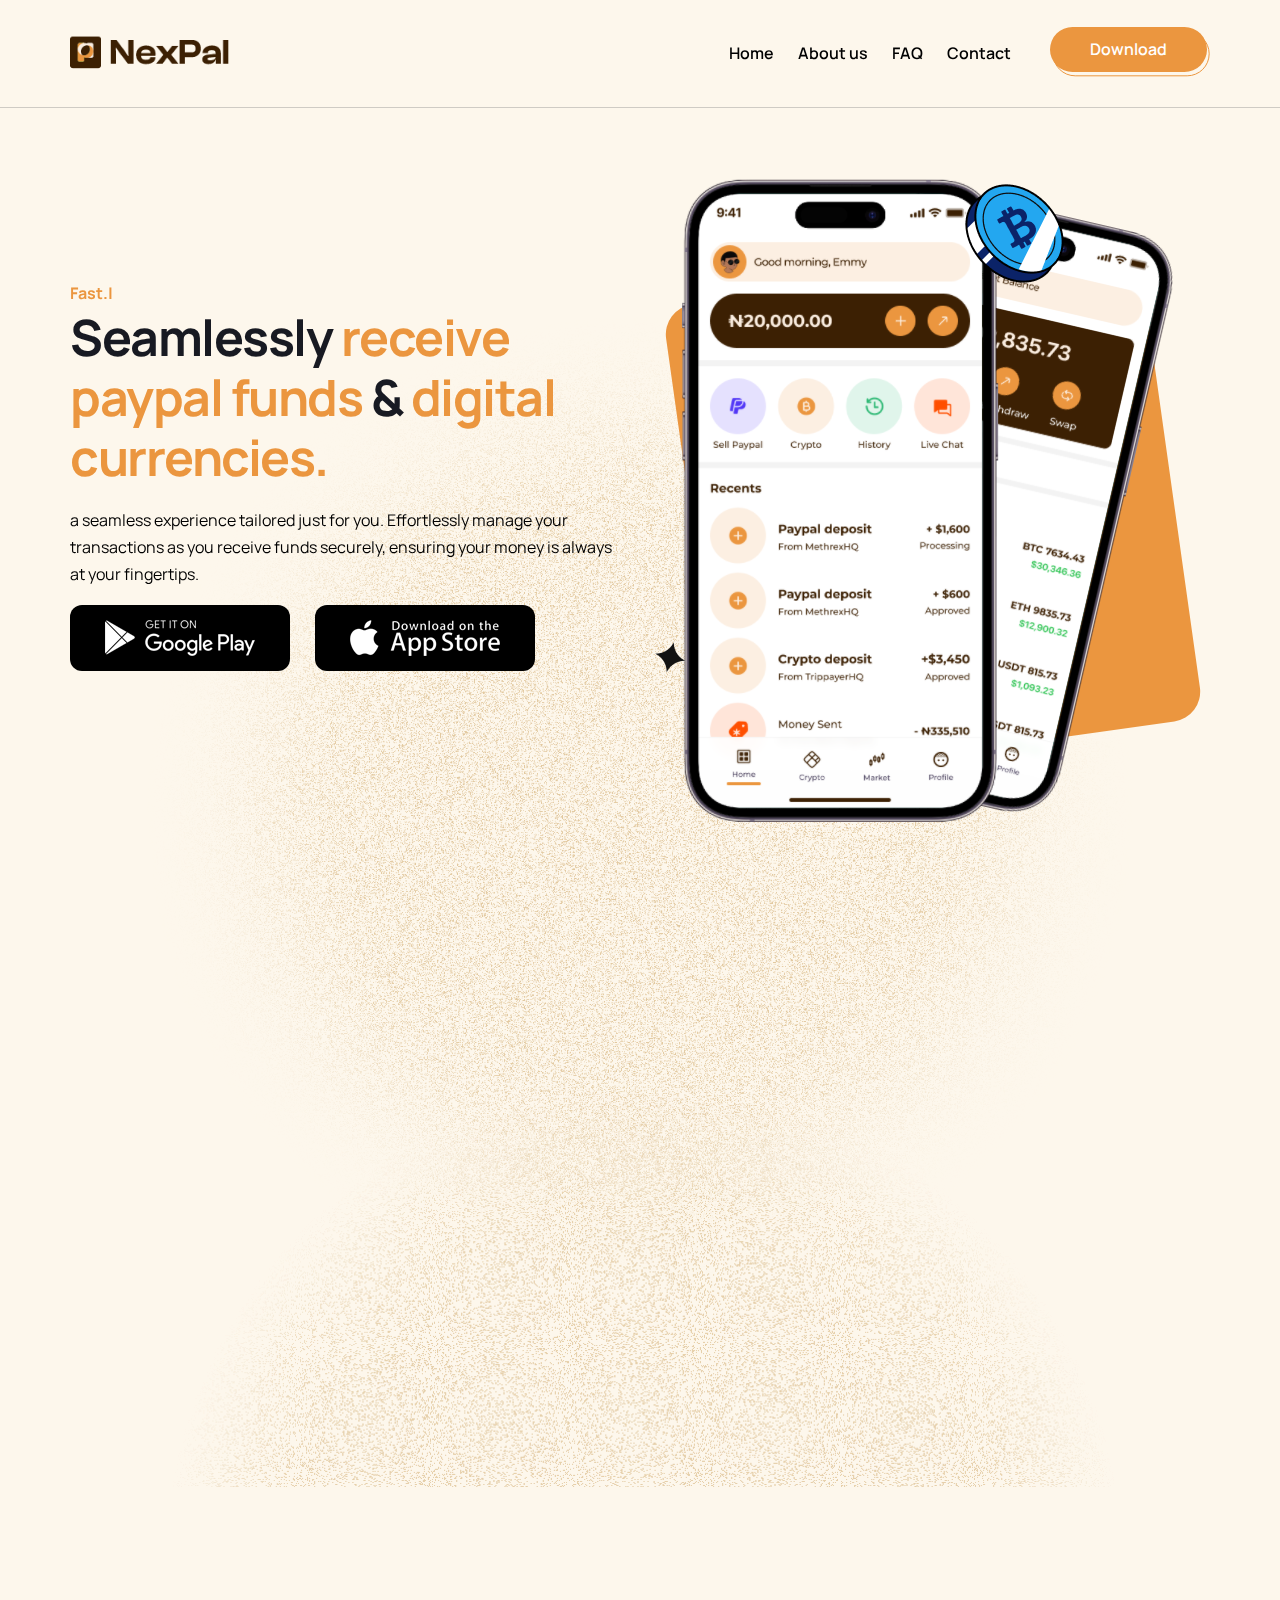
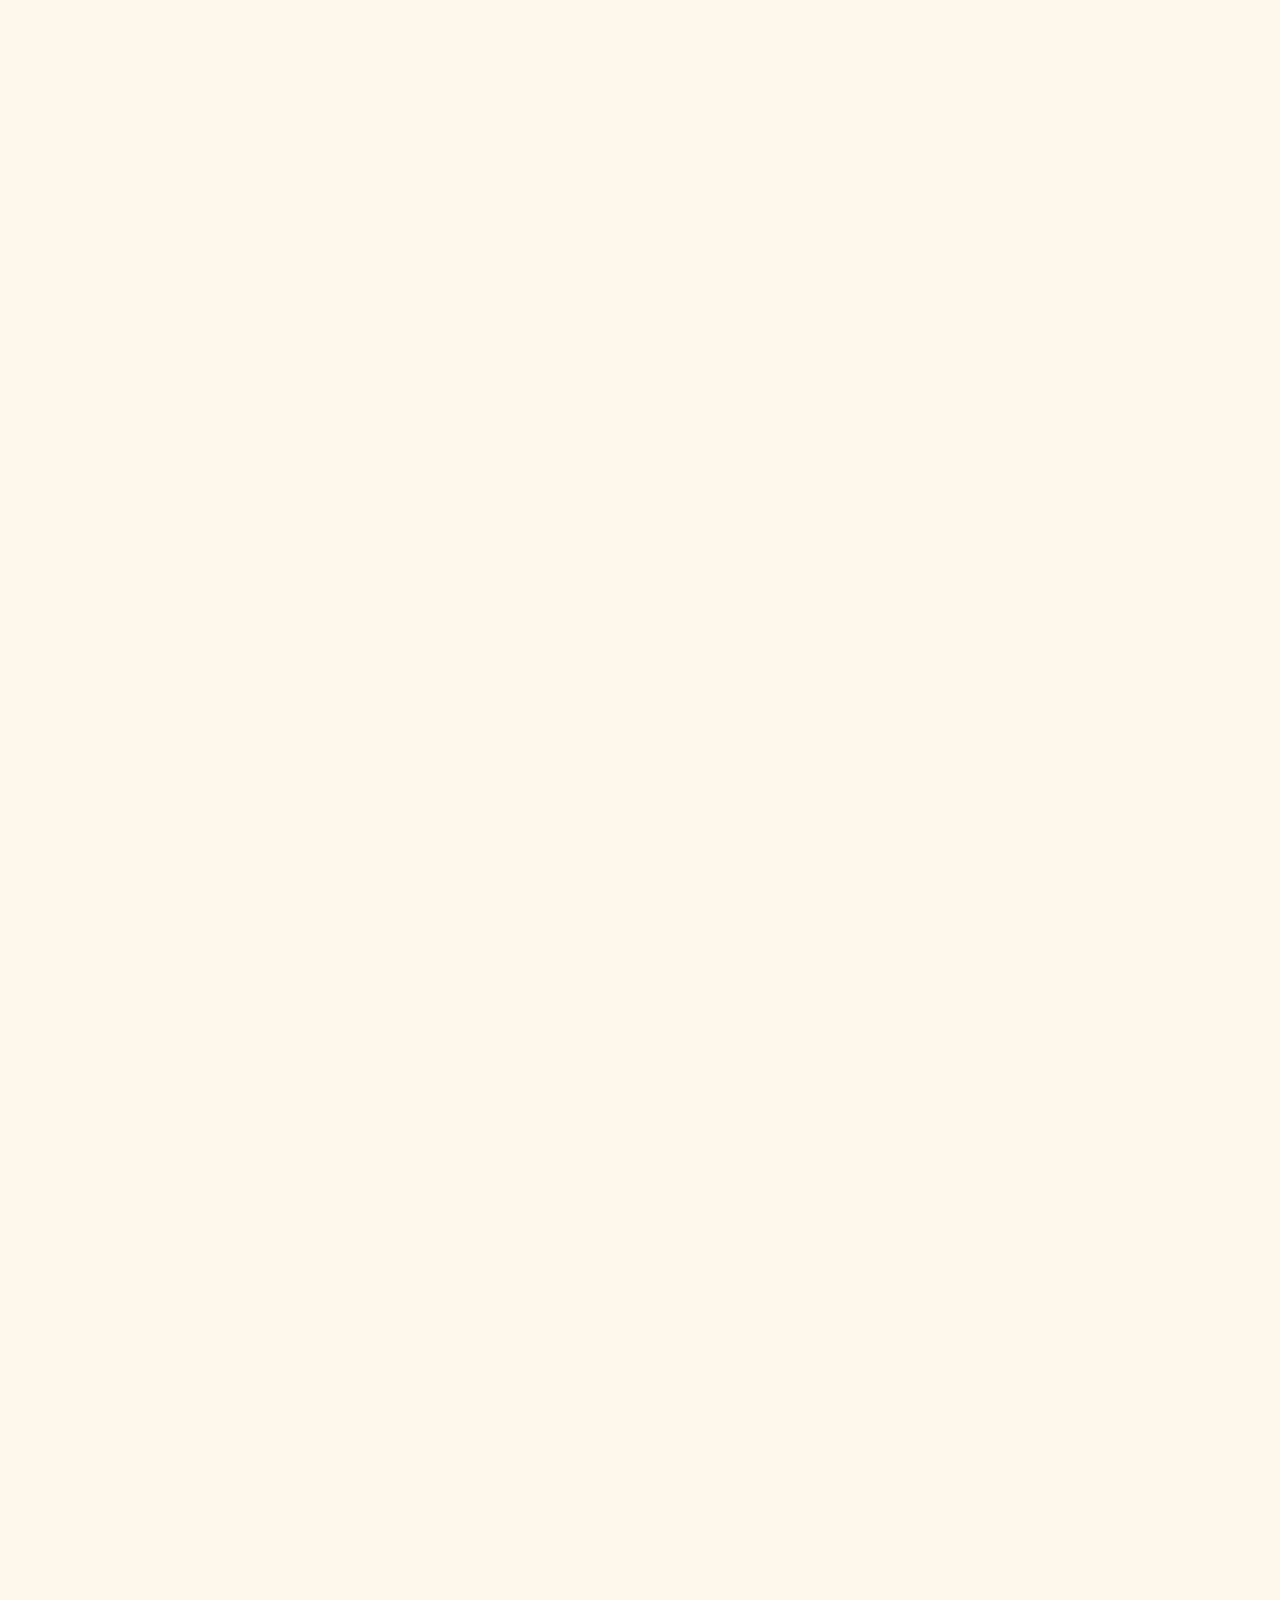
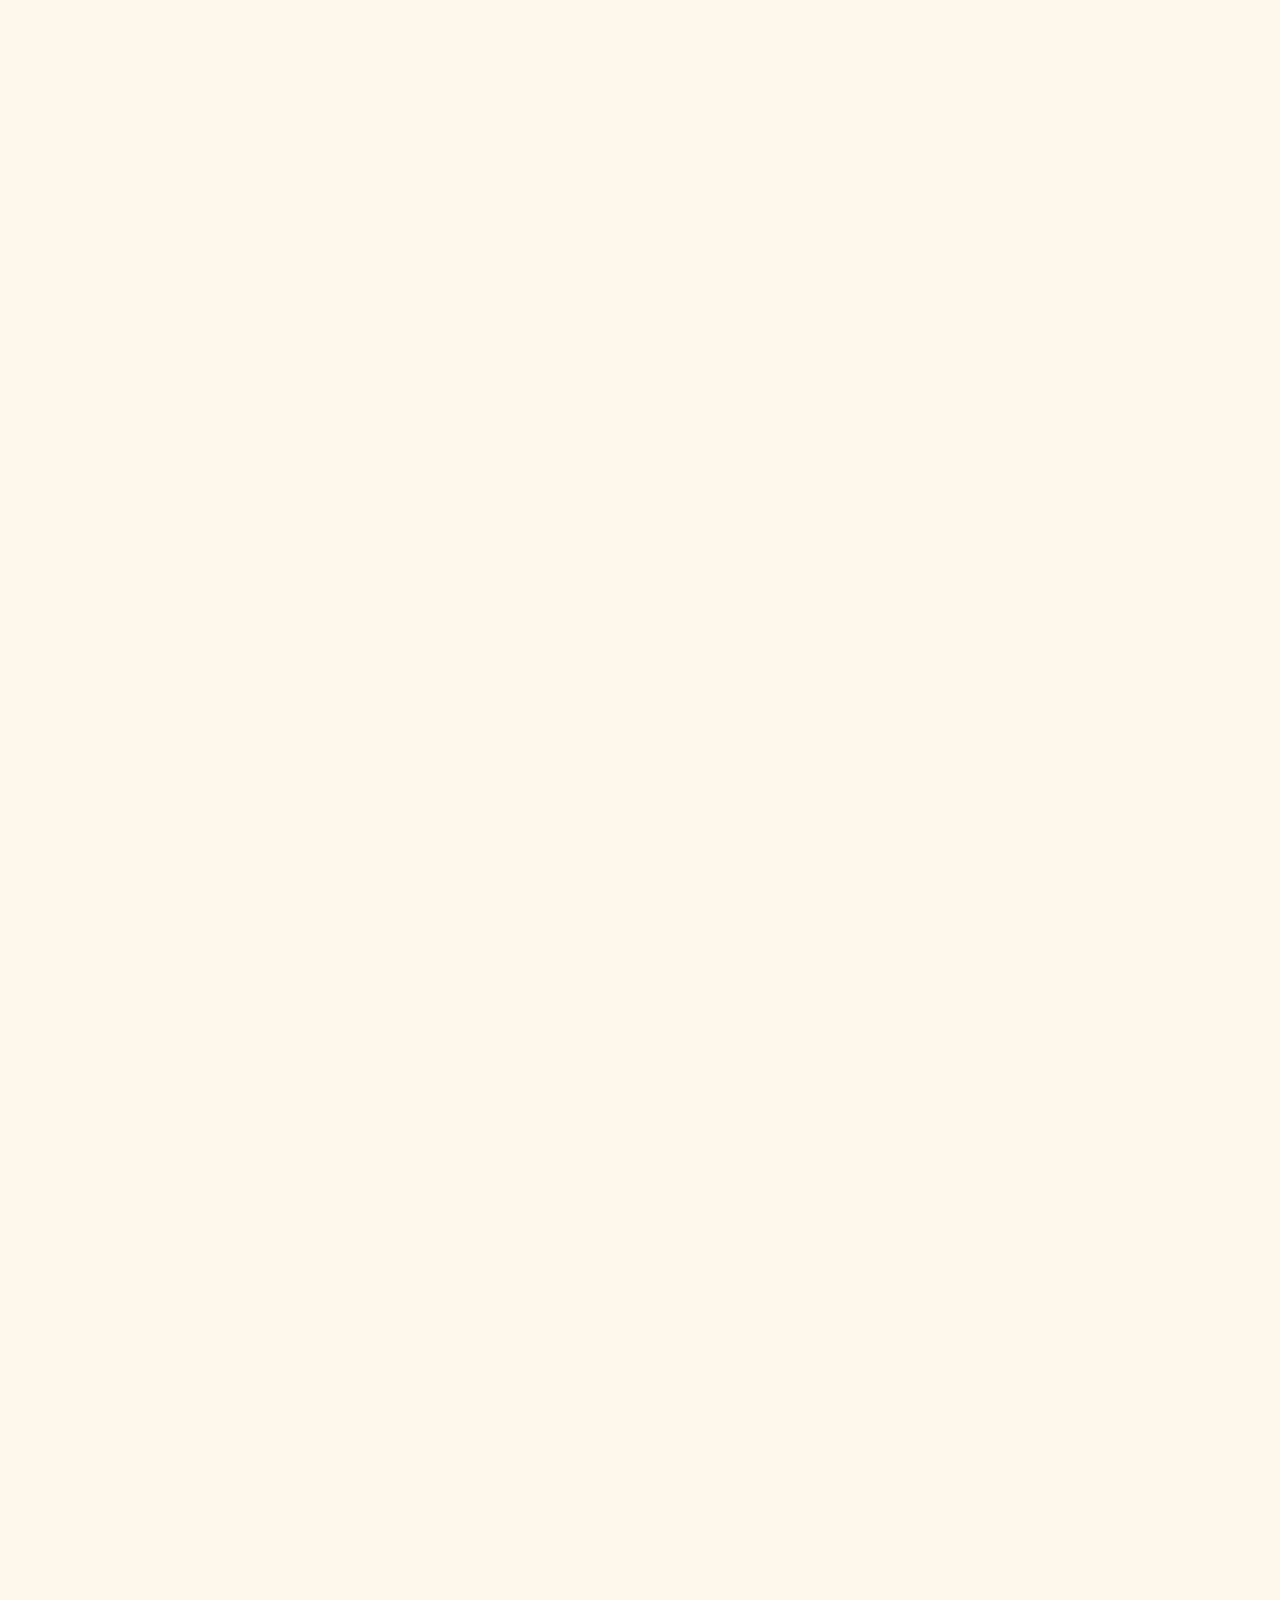
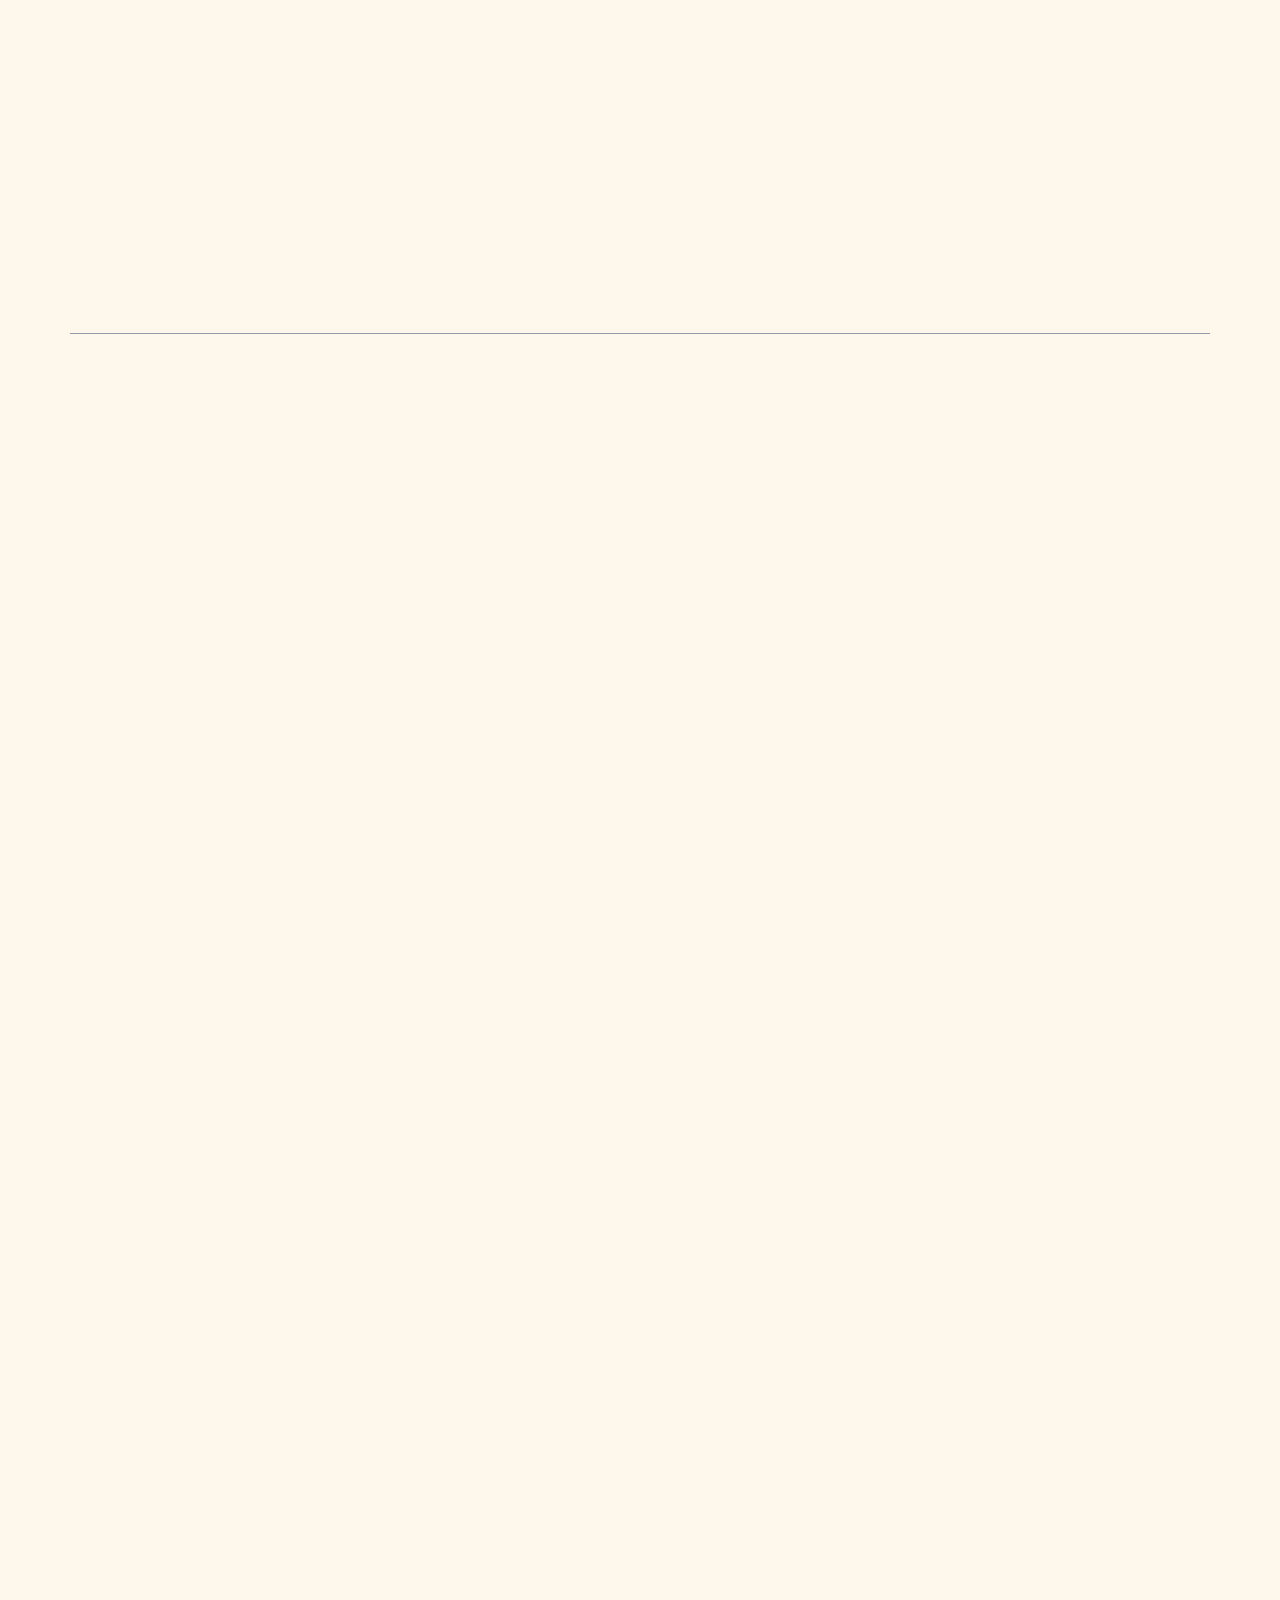
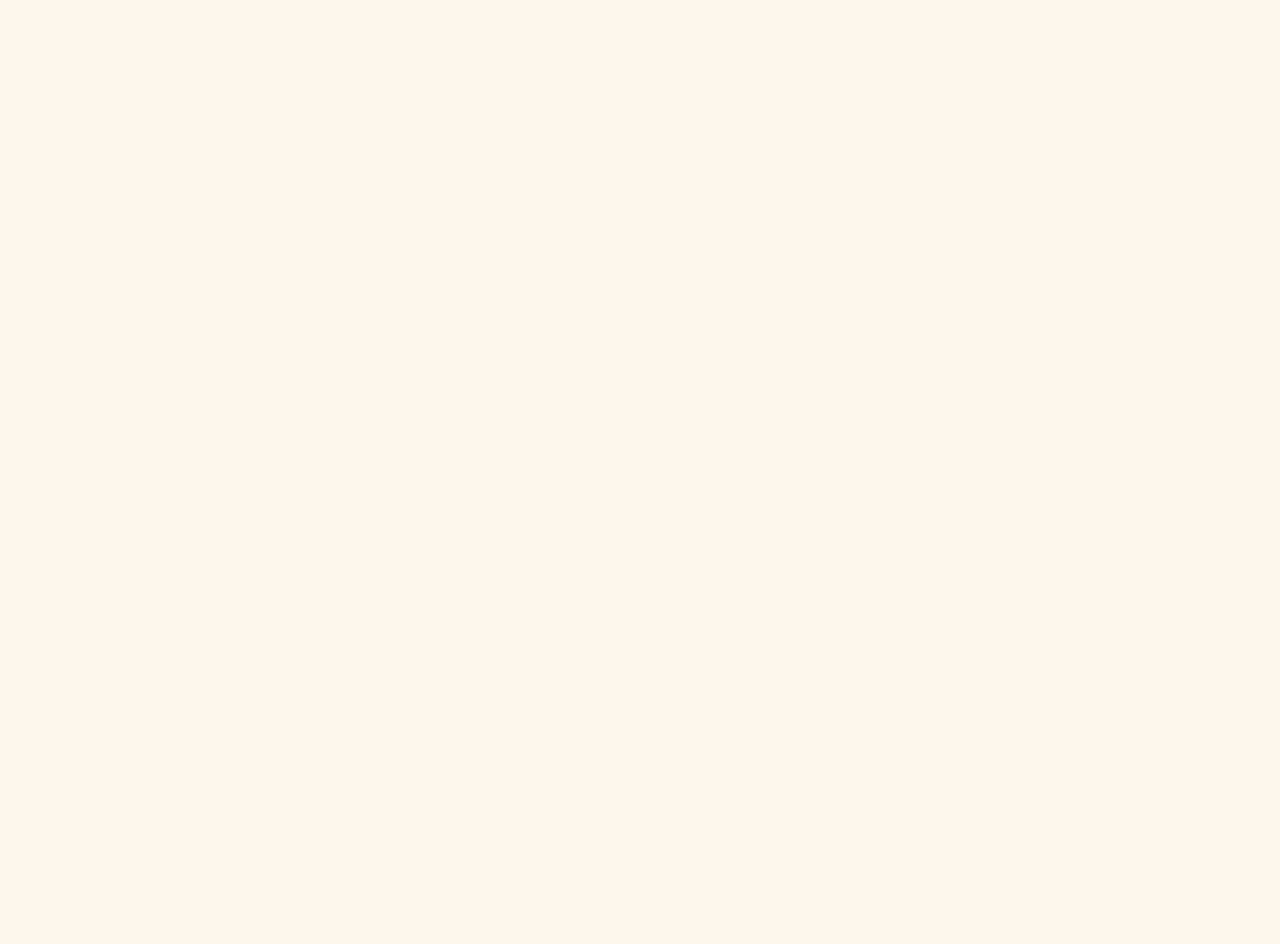
<file: index.html>
<!DOCTYPE html>
<html lang="en">




<head>

    <meta charset="UTF-8">
    <meta http-equiv="X-UA-Compatible" content="IE=edge">
    <meta name="viewport" content="width=device-width, initial-scale=1.0">
    <title>TheNexPal - Receive/Sell PayPal, Swap Crypto to Naira.</title>

    <!-- icofont-css-link -->
    <link rel="stylesheet" href="css/icofont.min.css">
    <!-- Owl-Carosal-Style-link -->
    <link rel="stylesheet" href="css/owl.carousel.min.css">
    <!-- Bootstrap-Style-link -->
    <link rel="stylesheet" href="css/bootstrap.min.css">
    <!-- Aos-Style-link -->
    <link rel="stylesheet" href="css/aos.css">
    <!-- Coustome-Style-link -->
    <link rel="stylesheet" href="css/style.css">
    <!-- Responsive-Style-link -->
    <link rel="stylesheet" href="css/responsive.css">
    <!-- Favicon -->
    <link rel="shortcut icon" href="images/favicon.png" type="image/x-icon">
    <!-- Live crypto table -->
    <script defer src="https://www.livecoinwatch.com/static/lcw-widget.js"></script>


    <meta name="title" content="Nexpal Nigeria">
    <meta name="description" content="Receive/Sell Paypal Funds, Swap Crypto to Naira, and send to Your local Bank Accounts">
    <meta name="keywords" content="Crypto, Nexpal, Nexpal Nigeria, Trade Crypto, Swap Crypto, Receive Payal, Sell Paypal Funds, Paypal Nigeria, Sell Paypal in Nigeria, Fast transfer bank">
    <meta name="robots" content="index, follow">
    <meta http-equiv="Content-Type" content="text/html; charset=utf-8">
    <meta name="language" content="English">
    <meta name="revisit-after" content="1 days">
    <meta name="author" content="Emmanuel Rowland">

    <meta property="og:title" content="Nexpal Nigeria"/>
    <meta property="og:description" content="Receive/Sell PayPal, Swap Crypto to Naira"/>
    <meta property="og:image" content="https://nexpal.ng/images/service2.png"/>
    <meta property="og:url" content="https://nexpal.ng/"/>
    <meta property="og:type" content="website"/>


</head>


<body>

    <!-- Header Start -->
    <header>
        <!-- container start -->
        <div class="container">
            <!-- navigation bar -->
            <nav class="navbar navbar-expand-lg">
                <a class="navbar-brand" href="index.html">
                    <img src="images/logo.png" alt="Logo">
                </a>
                <button class="navbar-toggler" type="button" data-toggle="collapse"
                    data-target="#navbarSupportedContent" aria-controls="navbarSupportedContent" aria-expanded="false"
                    aria-label="Toggle navigation">
                    <span class="navbar-toggler-icon">
                        <!-- <i class="icofont-navigation-menu ico_menu"></i> -->
                        <span class="toggle-wrap">
                            <span class="toggle-bar"></span>
                        </span>
                    </span>
                </button>

                <div class="collapse navbar-collapse" id="navbarSupportedContent">
                    <ul class="navbar-nav ml-auto">

                        <!-- secondery menu start -->
                        <li class="nav-item has_dropdown">
                            <a class="nav-link" href="index.html">Home</a>
                        </li>
                        <!-- secondery menu end -->

                        <li class="nav-item">
                            <a class="nav-link" href="about.html">About us</a>
                        </li>
                        <!-- secondery menu start -->
                        

                        <li class="nav-item">
                            <a class="nav-link" href="#faq">FAQ</a>
                        </li>

                        <li class="nav-item">
                            <a class="nav-link" href="contact.html">Contact</a>
                        </li>

                        <li class="nav-item">
                            <div class="btn_block">
                                <a class="nav-link dark_btn" href="/Join-waitlist/">Download</a>
                                <div class="btn_bottom"></div>
                            </div>
                        </li>
                    </ul>
                </div>
            </nav>
            <!-- navigation end -->
        </div>
        <!-- container end -->
    </header>

    <!-- Banner-Section-Start -->
    <section class="banner_section">
        <!-- container start -->
        <div class="container">
            <!-- row start -->
            <div class="row">
                <div class="col-lg-6 col-md-12" data-aos="fade-up" data-aos-duration="1500">
                    <!-- banner text -->
                    <div class="banner_text">
                        <!-- typed text -->
                        <div class="type-wrap">
                            <!-- add static words/sentences here (i.e. text that you don't want to be removed)-->
                            <span id="typed" style="white-space:pre;" class="typed">
                            </span>
                        </div>
                        <!-- h1 -->
                        <h1>Seamlessly <span>receive paypal funds </span>& <span>digital currencies.</span></h1>
                        <!-- p -->
                        <p>
                            a seamless experience tailored just for you. Effortlessly manage your transactions as you receive funds securely, ensuring your money is always at your fingertips.
                        </p>
                    </div>

                    <!-- users -->
                    <!-- <div class="used_app">
                        <ul>
                            <li><img src="images/banavt1.png" alt="image"></li>
                            <li><img src="images/banavt2.png" alt="image"></li>
                            <li><img src="images/banavt3.png" alt="image"></li>
                            <li><img src="images/banavt4.png" alt="image"></li>
                            
                        </ul>
                        <h3>400 + Active users</h3>
                        <p>The best application to Receive PayPal worldwide</p>
                    </div> -->

                    <!-- app buttons -->
                    <ul class="app_btn">
                        <li>
                            <a href="/Join-waitlist/">
                                <img class="blue_img" src="images/googleplay.png" alt="image">
                            </a>
                        </li>
                        <li>
                            <a href="/Join-waitlist/">
                                <img class="blue_img" src="images/appstorebtn.png" alt="image">
                            </a>
                        </li>
                    </ul>
                </div>

                <!-- Hero Image -->
                <div class="col-lg-6 col-md-12">
                    <div class="banner_slider">

                        <div class="left_icon">
                            <img src="images/smallStar.png" alt="image">
                        </div>
                        <div class="right_icon">
                            <img src="images/bigstar.png" alt="image">
                        </div>

                        <div class="hero_img">
                            <img src="images/hero_image.png" alt="image">
                        </div>

                    </div>
                </div>
                <!-- Hero Image end -->

            </div>
            <!-- row end -->

        </div>
        <!-- container end -->
    </section>
    <!-- Banner-Section-end -->

    <!-- Key Feature Section Start -->
    <section class="key_feature_section row_am pt-0">
        <div class="key_innner">
            <section class="row_am our_client">
                <div class="container">
                    <div class="section_title" data-aos="fade-up" data-aos-duration="1500">
                        <span class="title_badge">Featured Assets</span>
                        <h2 style="color: #111;">
                            <span class="d-block">Receive crypto </span>
                            in these assets.
                        </h2>
                    </div>
                    <!-- Our Client List -->
                    <ul class="client_list">
                        <li>
                            <div class="client_logo" data-aos="fade-up" data-aos-duration="1500">
                                <img src="images/paypal.png" alt="image">
                            </div>
                        </li>
                        <li>
                            <div class="client_logo" data-aos="fade-up" data-aos-duration="1500">
                                <img src="images/spoty.png" alt="image">
                            </div>
                        </li>
                        <li>
                            <div class="client_logo" data-aos="fade-up" data-aos-duration="1500">
                                <img src="images/shopboat.png" alt="image">
                            </div>
                        </li>
                        <li>
                            <div class="client_logo" data-aos="fade-up" data-aos-duration="1500">
                                <img src="images/slack.png" alt="image">
                            </div>
                        </li>
                    </ul>
                </div>
            </section>

            <!-- Pricing-Section -->
        <section class="row_am pricing_section white_text" data-aos="fade-in" data-aos-duration="1500">
            <div class="pricing_inner">
                
                <div class="container">
                    <!-- <div class="dotes_blue"><img src="images/blue_dotes.png" alt="image"></div> -->
                    <div class="section_title mb-5" data-aos="fade-up" data-aos-duration="1500" data-aos-delay="300">
                        <span class="title_badge">Market</span>
                        <h2>Live crypto market</h2>
                    </div>
                    
                    <div class="tab-content" id="myTabContent">

                        <div class="livecoinwatch-widget-5" lcw-base="USD" lcw-color-tx="#ffffff" lcw-marquee-1="coins" lcw-marquee-2="movers" lcw-marquee-items="20" ></div>

                    </div>
                </div>
            </div>
            
        </section>
        <!-- Pricing-Section end -->
        </div>

        
    </section>
    <!-- Key Feature Section End -->
    
    <!-- Page Wraper -->
    <div class="page_wrapper">

        <!-- About Us Start-->
        <!-- <section class="about_section row_am">
            <div class="container">
                <div class="section_title" data-aos="fade-up" data-aos-duration="1500">
                    <span class="title_badge mb-1">24/7 Support</span>
                    <h2>Reliable Support <br> We've Got You Covered!</h2>
                </div>
                <div class="row">
                    <div class="col-lg-4 col-md-6">
                        <ul class="app_statstic" id="counter" data-aos="fade-in" data-aos-duration="1500">
                            <li data-aos="fade-up" data-aos-duration="1500">
                                <div class="text">
                                    <p><span class="counter-value" data-count="65">0</span><span>k+</span></p>
                                    <p>Download</p>
                                </div>
                            </li>
                            <li data-aos="fade-up" data-aos-duration="1500">
                                <div class="text">
                                    <p><span class="counter-value" data-count="463">0</span><span>+</span></p>
                                    <p>Reviews</p>
                                </div>
                            </li>
                            <li data-aos="fade-up" data-aos-duration="1500">
                                <div class="text">
                                    <p><span>$</span><span class="counter-value" data-count="5">0</span><span>M+</span></p>
                                    <p>Deposits</p>
                                </div>
                            </li>
                            <li data-aos="fade-up" data-aos-duration="1500">
                                <div class="text">
                                    <p><span class="counter-value" data-count="40">0 </span><span>K+</span></p>
                                    <p>Users</p>
                                </div>
                            </li>
                        </ul>
                    </div>
                    <div class="col-lg-4 col-md-6">
                        <div class="abtImg text-center" data-aos="fade-up" data-aos-duration="1500">
                            <img src="images/appscreen.png" alt="image">
                        </div>
                    </div>
                    <div class="col-lg-4">
                        <p data-aos="fade-up" data-aos-duration="1500">Explore Nexpal's Customer Support, rich with articles and FAQs. For personalized assistance, our 24/7 WhatsApp agent is just a call away. Reach out anytime for swift and direct support tailored to address any issues you may encounter.</p>

                        

                        <div class="btn_block" data-aos="fade-up" data-aos-duration="1500">
                            <a href="contact.html" class="btn puprple_btn ml-0">CONTACT US</a>
                            <div class="btn_bottom"></div>
                        </div>
                    </div>
                </div>
            </div>
        </section> -->
        <!-- About Us End -->

        <!-- Text List flow Section Start -->
        <div class="text_list_section row_am" data-aos="fade-in" data-aos-duration="1500">
            <div class="container">
                <!-- <span class="title_badge down_fix">Why choose us?</span> -->
            </div>
            <div class="slider_block">
                <div class="owl-carousel owl-theme" id="text_list_flow">
                    <div class="item">
                        <div class="text_block">
                            <span>Receive PayPal</span>
                            <span class="mark_star">•</span>
                        </div>
                    </div>

                    <div class="item">
                        <div class="text_block">
                            <span> Swap Crypto</span>
                            <span class="mark_star">•</span>
                        </div>
                    </div>

                    <div class="item">
                        <div class="text_block">
                            <span>User friendly</span>
                            <span class="mark_star">•</span>
                        </div>
                    </div>

                    <div class="item">
                        <div class="text_block">
                            <span>Secure Payments </span>
                            <span class="mark_star">•</span>
                        </div>
                    </div>
                    
                    <div class="item">
                        <div class="text_block">
                            <span> Safe & Secure</span>
                            <span class="mark_star">•</span>
                        </div>
                    </div>

                    <div class="item">
                        <div class="text_block">
                            <span> 24/7 Customer Support</span>
                            <span class="mark_star">•</span>
                        </div>
                    </div>

                    <div class="item">
                        <div class="text_block">
                            <span>Live Chat</span>
                            <span class="mark_star">•</span>
                        </div>
                    </div>
                </div>
            </div>
        </div>
        <!-- Text List flow Section End -->

        <!-- Service Section Start -->
        <section class="row_am service_section">
            <div class="container">
                <div class="section_title" data-aos="fade-up" data-aos-duration="1500">
                    <span class="title_badge mb-1">Services</span>
                    <h2>All you need  in <br>one <span>place.</span></h2>
                </div>
                <div class="row service_blocks">
                    <div class="col-md-6">

                        <div class="service_text" data-aos="fade-up" data-aos-duration="1500">
                            
                            <h2><span> Seamlessly Receive/Sell</span> Paypal Funds.
                                </h2>
                            <p>Experience the simplicity of receiving and selling your paypal funds within a single, convenient platform.</p>
                            <ul class="listing_block">
                                <li>
                                    <div class="icon">
                                        <span><i class="icofont-ui-check"></i></span>
                                    </div>
                                    <div class="text">
                                        <h3>Receive PayPal Funds</h3>
                                        <p>Seamlessly collect funds from PayPal with just a few taps.</p>
                                    </div>
                                </li>

                                <li>
                                    <div class="icon">
                                        <span><i class="icofont-ui-check"></i></span>
                                    </div>
                                    <div class="text">
                                        <h3>Receive Cryptocurrencies</h3>
                                        <p>You can also receive in crypto in just a few taps.</p>
                                    </div>
                                </li>
                                <li>
                                    <div class="icon">
                                        <span><i class="icofont-ui-check"></i></span>
                                    </div>
                                    <div class="text">
                                        <h3>Sell Cryptocurrencies </h3>
                                        <p>Effortlessly exchange digital currencies to fiat cash less than a minute.</p>
                                    </div>
                                </li>
                                
                                
                            </ul>
                            <div class="btn_block">
                                <a href="/Join-waitlist/" class="btn puprple_btn ml-0">Get started</a>
                                <div class="btn_bottom"></div>
                            </div>
                        </div>

                    </div>
                    <div class="col-md-6">
                        <div class="img" data-aos="fade-up" data-aos-duration="1500">
                            <img src="images/service2.png" alt="image">
                        </div>
                    </div>
                </div>
                
            </div>
        </section>
        <!-- Service Section End -->

        <!-- How It Work Section Start -->
        <section class="how_it_section white_text">
            <div class="how_it_inner" data-aos="fade-in" data-aos-duration="1500">
                <div class="dotes_blue"><img src="images/blue_dotes.png" alt="image"></div>
                <div class="container">
                    <div class="section_title" data-aos="fade-up" data-aos-duration="1500">
                        <span class="title_badge">Quick & easy</span>
                        <h2>How it works in 3 steps</h2>
                    </div>
                    <div class="row">
                        <div class="col-md-4">
                            <div class="steps_block step_border" data-aos="fade-up" data-aos-duration="1500">
                                <div class="steps">
                                    <div class="icon">
                                        <img src="images/howstep1.png" alt="image">
                                    </div>
                                    <div class="text">
                                        <h3>Download app</h3>
                                        <ul class="social">
                                            <li><a href="#"><i class="icofont-brand-android-robot"></i></a></li>
                                            <li><a href="#"><i class="icofont-brand-apple"></i></a></li>
                                            
                                        </ul>
                                        <p>Download App. It will work for <br> Android & iOS.</p>
                                    </div>
                                </div>
                                <span class="step">01</span>
                            </div>
                        </div>
                        <div class="col-md-4">
                            <div class="steps_block step_border" data-aos="fade-up" data-aos-duration="1500">
                                <div class="steps">
                                    <div class="icon">
                                        <img src="images/howstep2.png" alt="image">
                                    </div>
                                    <div class="text">
                                        <h3>Create account</h3>
                                        <span class="tag_text">Less than a minute</span>
                                        <p>Create your account with ease, and start receiving funds.</p>
                                    </div>
                                </div>
                                <span class="step">02</span>
                            </div>
                        </div>
                        <div class="col-md-4">
                            <div class="steps_block" data-aos="fade-up" data-aos-duration="1500">
                                <div class="steps">
                                    <div class="icon">
                                        <img src="images/howstep3.png" alt="image">
                                    </div>
                                    <div class="text">
                                        <h3>Enjoy the app</h3>
                                        <span class="tag_text">Read FAQs for any query</span>
                                        <p>Enjoy our app & share <br> most amazing app experience</p>
                                    </div>
                                </div>
                                <span class="step">03</span>
                            </div>
                        </div>
                    </div>
                    <div class="text-center">
                        <div class="btn_block">
                            <a href="/Join-waitlist/" class="btn puprple_btn ml-0">Get started now</a>
                            <div class="btn_bottom"></div>
                        </div>
                    </div>
                </div>
            </div>
        </section>
        <!-- How It Work Section End -->
    </div>
    <!-- Wraper End -->

    <!-- Positive Reviews Section Start -->
    <section class="review_section row_am">
        <div class="container">
            <div class="positive_inner">
                <div class="row">
                    <div class="col-md-6 sticky-top">
                        <div class="sidebar_text" data-aos="fade-up" data-aos-duration="1500">
                            <div class="section_title text-left">
                                <span class="title_badge">Reviews</span>
                                <h2><span>Positive reviews </span> <br>
                                    of our clients</h2>
                            </div>
                            <div class="google_rating">
                                <div class="star">
                                    <span><i class="icofont-star"></i></span>
                                    <span><i class="icofont-star"></i></span>
                                    <span><i class="icofont-star"></i></span>
                                    <span><i class="icofont-star"></i></span>
                                    <span><i class="icofont-star"></i></span>
                                </div>
                                <p>4.5/5.0 Rated on <img class="img-fluid" src="images/google.png" alt="image"></p>
                            </div>
                            <div class="user_review">
                                <p>400+ <a href="#">Total user reviews <i class="icofont-arrow-right"></i></a></p>
                            </div>
                            <div class="smiley_icon"><img src="images/smily.png" alt="image"></div>
                        </div>
                    </div>
                    <div class="col-md-6">
                        <div class="review_side">
                            <div class="review_block" data-aos="fade-up" data-aos-duration="1500">
                                <div class="coustomer_info">
                                    <div class="avtar">
                                        <img src="images/review1.png" alt="image">
                                        <div class="text">
                                            <h3>Rowland Emmanuel</h3>
                                            <span>Freelancer</span>
                                        </div>
                                    </div>
                                    <div class="star">
                                        <span><i class="icofont-star"></i></span>
                                        <span><i class="icofont-star"></i></span>
                                        <span><i class="icofont-star"></i></span>
                                        <span><i class="icofont-star"></i></span>
                                        <span><i class="icofont-star"></i></span>
                                    </div>
                                </div>
                                <p>TheNexPal don waka change my financial level. No more wahala for my transactions. I fit collect money from PayPal, and when I need to swap crypto, e dey happen with joy. The app dey smooth, e dey easy, and I dey feel am well well!</p>
                            </div>
                            <div class="review_block" data-aos="fade-up" data-aos-duration="1500">
                                <div class="coustomer_info">
                                    <div class="avtar">
                                        <img src="images/review2..png" alt="image">
                                        <div class="text">
                                            <h3>Dike Wisdom</h3>
                                            <span>Freelancer</span>
                                        </div>
                                    </div>
                                    <div class="star">
                                        <span><i class="icofont-star"></i></span>
                                        <span><i class="icofont-star"></i></span>
                                        <span><i class="icofont-star"></i></span>
                                        <span><i class="icofont-star"></i></span>
                                        <span><i class="icofont-star"></i></span>
                                    </div>
                                </div>
                                <p>I've been using TheNexPal for a while now, and it has become my go-to platform for financial transactions. The secure payment features, real-time market rates, and comprehensive financial services make it a trustworthy and secure platform. Highly recommended!</p>
                            </div>
                            <div class="review_block" data-aos="fade-up" data-aos-duration="1500">
                                <div class="coustomer_info">
                                    <div class="avtar">
                                        <img src="images/review3..png" alt="image">
                                        <div class="text">
                                            <h3>Daniel St. Kristopher</h3>
                                            <span>Crypto Trader</span>
                                        </div>
                                    </div>
                                    <div class="star">
                                        <span><i class="icofont-star"></i></span>
                                        <span><i class="icofont-star"></i></span>
                                        <span><i class="icofont-star"></i></span>
                                        <span><i class="icofont-star"></i></span>
                                        <span><i class="icofont-star"></i></span>
                                    </div>
                                </div>
                                <p>Chai! This app na the real deal for me. 24/7 control, easy swapping of crypto – no stress at all. If you never use am, you dey miss out, abeg. Try am, and you go see say your financial game go change for good.</p>
                            </div>
                        </div>
                    </div>
                </div>
            </div>
        </div>
    </section>
    <!-- Positive Reviews Section End -->

    <!-- Page Wraper -->
    <div class="page_wrapper">

       <!-- FAQ Tab Section Start -->
       <section class="row_am faq_section" id="faq">
        <div class="container">
            <div class="section_title" data-aos="fade-up" data-aos-duration="1500">
                <span class="title_badge">Question & Answer</span>
                <h2><span>FAQs</span> - Frequently Asked Questions</h2>
            </div>
            
            <div class="tab-content" id="myTabContent" data-aos="fade-up" data-aos-duration="1500">
                <div class="tab-pane fade show active" id="genral" role="tabpanel" aria-labelledby="genral-tab">
                    <div class="accordion" id="accordionExample">
                        <div class="row">
                            <div class="col-md-6">

                                <div class="card">
                                    <div class="card-header" id="headingOne">
                                        <h2 class="mb-0">
                                            <button class="btn btn-link btn-block text-left" type="button"
                                                data-toggle="collapse" data-target="#collapseOne"
                                                aria-expanded="true" aria-controls="collapseOne">
                                                How do I download the Nexpal App?
                                                <span class="icons">
                                                    <i class="icofont-plus"></i>
                                                    <i class="icofont-minus"></i>
                                                </span>
                                            </button>
                                        </h2>
                                    </div>
                                    <div id="collapseOne" class="collapse show" aria-labelledby="headingOne"
                                        data-parent="#accordionExample">
                                        <div class="card-body">
                                            Simply, navigate to your prefered app store, Or to get the App, Use the IOS or Android store links to download it
                                        </div>
                                    </div>
                                </div>

                                <div class="card">
                                    <div class="card-header" id="headingTwo">
                                        <h2 class="mb-0">
                                            <button class="btn btn-link btn-block text-left collapsed" type="button"
                                                data-toggle="collapse" data-target="#collapseTwo"
                                                aria-expanded="false" aria-controls="collapseTwo">
                                                How do I get started on the nexpal App?
                                                <span class="icons">
                                                    <i class="icofont-plus"></i>
                                                    <i class="icofont-minus"></i>
                                                </span>
                                            </button>
                                        </h2>
                                    </div>
                                    <div id="collapseTwo" class="collapse" aria-labelledby="headingTwo"
                                        data-parent="#accordionExample">
                                        <div class="card-body">
                                            Once you've installed the app, launch it and follow the prompts to create an account. You will have your account running in no time.
                                        </div>
                                    </div>
                                </div>

                                <div class="card">
                                    <div class="card-header" id="headingThree">
                                        <h2 class="mb-0">
                                            <button class="btn btn-link btn-block text-left collapsed" type="button"
                                                data-toggle="collapse" data-target="#collapseThree"
                                                aria-expanded="false" aria-controls="collapseThree">
                                                What are the withdraw limmit?
                                                <span class="icons">
                                                    <i class="icofont-plus"></i>
                                                    <i class="icofont-minus"></i>
                                                </span>
                                            </button>
                                        </h2>
                                    </div>
                                    <div id="collapseThree" class="collapse" aria-labelledby="headingThree"
                                        data-parent="#accordionExample">
                                        <div class="card-body">
                                            The withdraw daily limit is 100,000,000 million naira daily
                                        </div>
                                    </div>
                                </div>

                                <div class="card">
                                    <div class="card-header" id="headingfour">
                                        <h2 class="mb-0">
                                            <button class="btn btn-link btn-block text-left collapsed" type="button"
                                                data-toggle="collapse" data-target="#collapsefour"
                                                aria-expanded="false" aria-controls="collapsefour">
                                                What are the conversion fees?
                                                <span class="icons">
                                                    <i class="icofont-plus"></i>
                                                    <i class="icofont-minus"></i>
                                                </span>
                                            </button>
                                        </h2>
                                    </div>
                                    <div id="collapsefour" class="collapse" aria-labelledby="headingfour"
                                        data-parent="#accordionExample">
                                        <div class="card-body">
                                            Nexpal don't charge any fees on crypto conversion or bank payout
                                        </div>
                                    </div>
                                </div>
                            </div>
                            <div class="col-md-6">
                                <div class="card">
                                    <div class="card-header" id="headingfive">
                                        <h2 class="mb-0">
                                            <button class="btn btn-link btn-block text-left collapsed" type="button"
                                                data-toggle="collapse" data-target="#collapsefive"
                                                aria-expanded="false" aria-controls="collapsefive">
                                                Are there any fees associated with using NexPal?
                                                <span class="icons">
                                                    <i class="icofont-plus"></i>
                                                    <i class="icofont-minus"></i>
                                                </span>
                                            </button>
                                        </h2>
                                    </div>
                                    <div id="collapsefive" class="collapse" aria-labelledby="headingfive"
                                        data-parent="#accordionExample">
                                        <div class="card-body">
                                            No, NexPal is committed to providing fee-free services. Enjoy the convenience of our platform without incurring any additional charges for your transactions.
                                        </div>
                                    </div>
                                </div>
                                <div class="card">
                                    <div class="card-header" id="headingsix">
                                        <h2 class="mb-0">
                                            <button class="btn btn-link btn-block text-left collapsed" type="button"
                                                data-toggle="collapse" data-target="#collapsesix"
                                                aria-expanded="false" aria-controls="collapsesix">
                                                How do I withdraw?
                                                <span class="icons">
                                                    <i class="icofont-plus"></i>
                                                    <i class="icofont-minus"></i>
                                                </span>
                                            </button>
                                        </h2>
                                    </div>
                                    <div id="collapsesix" class="collapse" aria-labelledby="headingsix"
                                        data-parent="#accordionExample">
                                        <div class="card-body">
                                            When you withdraw funds from your account, you'll receive the currency that corresponds to the withdrawal method you've chosen. For example, if you withdraw in NGN (Nigerian Naira), we'll send NGN to your specified bank account. The same applies to all other currencies - you'll receive the currency that matches your chosen withdrawal method.
                                        </div>
                                    </div>
                                </div>
                                
                            </div>
                        </div>
                    </div>
                </div>
                
            </div>
        </div>
        </section>
        <!-- FAQ Tab Section End -->

        

        <!-- Text List flow Section Start -->
        <div class="text_list_section row_am downaload_section" data-aos="fade-in" data-aos-duration="1500">
            <div class="container">
                <div class="yellow_dotes">
                    <img src="images/yellow_dotes.png" alt="image">
                </div>
                <div class="center_screen">
                    <div class="img">
                        <img src="images/downloadScreen.png" alt="image">
                    </div>
                    
                    <ul class="app_btn">
                        <li>
                            <a href="/Join-waitlist/">
                                <img class="blue_img" src="images/googleplay.png" alt="image">
                            </a>
                        </li>
                        <li>
                            <a href="/Join-waitlist/">
                                <img class="blue_img" src="images/appstorebtn.png" alt="image">
                            </a>
                        </li>
                    </ul>
                </div>
            </div>
            <div class="background_slider">
                <div class="dowanload_slider">
                    <div class="downlist">
                        <div class="text_block">
                            <span>Download </span>
                            <span class="mark_star">•</span>
                        </div>
                        <div class="text_block">
                            <span>Download </span>
                            <span class="mark_star">•</span>
                        </div>
                        <div class="text_block">
                            <span>Download </span>
                            <span class="mark_star">•</span>
                        </div>
                        <div class="text_block">
                            <span>Download </span>
                            <span class="mark_star">•</span>
                        </div>
                        <div class="text_block">
                            <span>Download </span>
                            <span class="mark_star">•</span>
                        </div>
                    </div>
                </div>
                <div class="slider_block">
                    <div class="owl-carousel owl-theme" id="text_list_flow_download">
                        <div class="item">
                            <div class="text_block">
                                <span>Download </span>
                                <span class="mark_star">•</span>
                            </div>
                        </div>
                        <div class="item">
                            <div class="text_block">
                                <span>Download </span>
                                <span class="mark_star">•</span>
                            </div>
                        </div>
                        <div class="item">
                            <div class="text_block">
                                <span>Download </span>
                                <span class="mark_star">•</span>
                            </div>
                        </div>
                        <div class="item">
                            <div class="text_block">
                                <span>Download </span>
                                <span class="mark_star">•</span>
                            </div>
                        </div>
                        <div class="item">
                            <div class="text_block">
                                <span>Download </span>
                                <span class="mark_star">•</span>
                            </div>
                        </div>
                        <div class="item">
                            <div class="text_block">
                                <span>Download </span>
                                <span class="mark_star">•</span>
                            </div>
                        </div>
                    </div>
                </div>
                <div class="dowanload_slider">
                    <div class="downlist">
                        <div class="text_block">
                            <span>Download </span>
                            <span class="mark_star">•</span>
                        </div>
                        <div class="text_block">
                            <span>Download </span>
                            <span class="mark_star">•</span>
                        </div>
                        <div class="text_block">
                            <span>Download </span>
                            <span class="mark_star">•</span>
                        </div>
                        <div class="text_block">
                            <span>Download </span>
                            <span class="mark_star">•</span>
                        </div>
                    </div>
                </div>
            </div>
        </div>
        <!-- Text List flow Section End -->



        <!-- Footer-Section start -->
        <footer class="white_text" data-aos="fade-in" data-aos-duration="1500">
            <div class="container">
                <div class="row">
                    <div class="col-md-6">
                        <div class="logo_side">
                            <div class="logo">
                                <a href="#">
                                    <img src="images/ft_logo.png" alt="Logo">
                                </a>
                            </div>
                            <div class="news_letter">
                                <h3>Subscribe newsletter</h3>
                                <p>Be the first to recieve all latest post in your inbox</p>
                                <form action="https://formspree.io/f/moqgneod" method="post">
                                    <div class="form-group">
                                        <input type="email" name="email" class="form-control" placeholder="Enter your email">
                                        <button type="submit" class="btn"><i class="icofont-paper-plane"></i></button>
                                    </div>
                                    <p class="note">By clicking send link you agree to receive message.</p>
                                </form>
                            </div>
                            <ul class="contact_info">
                                <li><a href="mailto:support@nexpal.ng">support@nexpal.ng</a></li>
                                <li><a href="tel:+2348056181059 ">+234-902-159-7160</a></li>
                            </ul>
                            <ul class="social_media">
                                <li><a href="https://www.linkedin.com/company/nexpal/about/"><i class="icofont-linkedin"></i></a></li>
                                <li><a href="#"><i class="icofont-twitter"></i></a></li>
                                <li><a href="https://www.instagram.com/thenexpal/"><i class="icofont-instagram"></i></a></li>
                                
                            </ul>
                        </div>
                    </div>
                    <div class="col-md-6">
                        <div class="download_side">
                            <h3>Download app</h3>
                            <ul class="app_btn">
                                <li>
                                    <a href="/Join-waitlist/">
                                        <img class="blue_img" src="images/googleplay.png" alt="image">
                                    </a>
                                </li>
                                <li>
                                    <a href="/Join-waitlist/">
                                        <img class="blue_img" src="images/appstorebtn.png" alt="image">
                                    </a>
                                </li>
                            </ul>
                        </div>
                    </div>
                </div>
            </div>
            <div class="footer_bottom">
                <div class="container">
                    <div class="ft_inner">
                        <div class="copy_text">
                            <p>© Copyrights 2024. All rights reserved.</p>
                        </div>
                        <ul class="links">
                            <li><a href="index.html">Home</a></li>
                            <li><a href="#">About us</a></li>
                            <!-- <li><a href="reviews.html">Reviews</a></li> -->
                            <li><a href="contact.html">Contact us</a></li>
                        </ul>
                        <div class="design_by">
                            <p>Live Agent <a href="#"
                                    target="blank">Contact WhatsApp Agent</a></p>
                        </div>
                    </div>
                </div>
            </div>
        </footer>
        <!-- Footer-Section end -->

        <!-- go top button -->
        <div class="go_top" id="Gotop">
            <span><i class="icofont-arrow-up"></i></span>
        </div>

        <!-- Video Model Start -->
        <div class="modal fade youtube-video" id="myModal" tabindex="-1" role="dialog">
            <div class="modal-dialog" role="document">
                <div class="modal-content">
                    <button id="close-video" type="button" class="button btn btn-default text-right"
                        data-dismiss="modal">
                        <i class="icofont-close-line-circled"></i>
                    </button>
                    <div class="modal-body">
                        <div id="video-container" class="video-container">
                            <iframe id="youtubevideo" width="640" height="360" allowfullscreen></iframe>
                        </div>
                    </div>
                    <div class="modal-footer">
                    </div>
                </div>
            </div>
        </div>
        <!-- Video Model End -->
    </div>
    <!-- Page-wrapper-End -->

    <!-- Jquery-js-Link -->
    <script src="js/jquery.js"></script>
    <!-- owl-js-Link -->
    <script src="js/owl.carousel.min.js"></script>
    <!-- bootstrap-js-Link -->
    <script src="js/bootstrap.min.js"></script>
    <!-- aos-js-Link -->
    <script src="js/aos.js"></script>
    <!-- Typed Js Cdn -->
    <script src='js/typed.min.js'></script>
    <!-- main-js-Link -->
    <script src="js/main.js"></script>

    <script>
        $("#typed").typed({
            strings: ["Fast.", "Easy.", "Secure."],
            typeSpeed: 100,
            startDelay: 0,
            backSpeed: 60,
            backDelay: 2000,
            loop: true,
            cursorChar: "|",
            contentType: 'html'
        });

        // Fixed Discount Dish JS
        $(document).ready(function () {
            let cardBlock = document.querySelectorAll('.task_block');
            let topStyle = 120;

            cardBlock.forEach((card) => {
                card.style.top = `${topStyle}px`;
                topStyle += 30;
            })

        }
        );

        // Scroll Down Window 
        $(document).ready(function () {
            // Attach a click event handler to the button
            $('#scrollButton').click(function () {
                // Scroll down smoothly 200 pixels from the current position
                $('html, body').animate({ scrollTop: $(window).scrollTop() + 600 }, 800); // Adjust the speed (800ms) as needed
            });
        });

    </script>

<script>
    // Assume you have a function to update the table data dynamically.
    // You can use JavaScript or a library like Fetch or Axios for data fetching.

    // Example: Update data dynamically (replace this with your actual data)
    function updateTableData() {
        // Sample data, replace with actual API calls
        const bitcoinData = {
            price: 40000,
            change: -5,
            marketCap: 750000000000
        };

        const ethData = {
            price: 2500,
            change: 3,
            marketCap: 300000000000
        };

        const usdtTrcData = {
            price: 1,
            change: 0.5,
            marketCap: 50000000000
        };

        const usdtErcData = {
            price: 1,
            change: -0.2,
            marketCap: 50000000000
        };

        // Update Bitcoin row
        document.getElementById('bitcoin-price').innerText = `$${bitcoinData.price}`;
        document.getElementById('bitcoin-change').innerText = `${bitcoinData.change}%`;
        document.getElementById('bitcoin-change').className = bitcoinData.change < 0 ? 'red' : 'green';
        document.getElementById('bitcoin-market-cap').innerText = `$${bitcoinData.marketCap.toLocaleString()}`;

        // Update ETH row
        document.getElementById('eth-price').innerText = `$${ethData.price}`;
        document.getElementById('eth-change').innerText = `${ethData.change}%`;
        document.getElementById('eth-change').className = ethData.change < 0 ? 'red' : 'green';
        document.getElementById('eth-market-cap').innerText = `$${ethData.marketCap.toLocaleString()}`;

        // Update USDT TETHER (TRC 20) row
        document.getElementById('usdt-trc-price').innerText = `$${usdtTrcData.price}`;
        document.getElementById('usdt-trc-change').innerText = `${usdtTrcData.change}%`;
        document.getElementById('usdt-trc-change').className = usdtTrcData.change < 0 ? 'red' : 'green';
        document.getElementById('usdt-trc-market-cap').innerText = `$${usdtTrcData.marketCap.toLocaleString()}`;

        // Update USDT TETHER (ERC 20) row
        document.getElementById('usdt-erc-price').innerText = `$${usdtErcData.price}`;
        document.getElementById('usdt-erc-change').innerText = `${usdtErcData.change}%`;
        document.getElementById('usdt-erc-change').className = usdtErcData.change < 0 ? 'red' : 'green';
        document.getElementById('usdt-erc-market-cap').innerText = `$${usdtErcData.marketCap.toLocaleString()}`;
    }

    // Call the updateTableData function to initially populate the table
    updateTableData();

    // You can use setInterval to update the data at regular intervals
    // setInterval(updateTableData, 5000); // Update every 5 seconds (5000 milliseconds)
</script>

</body>
</html>
</file>
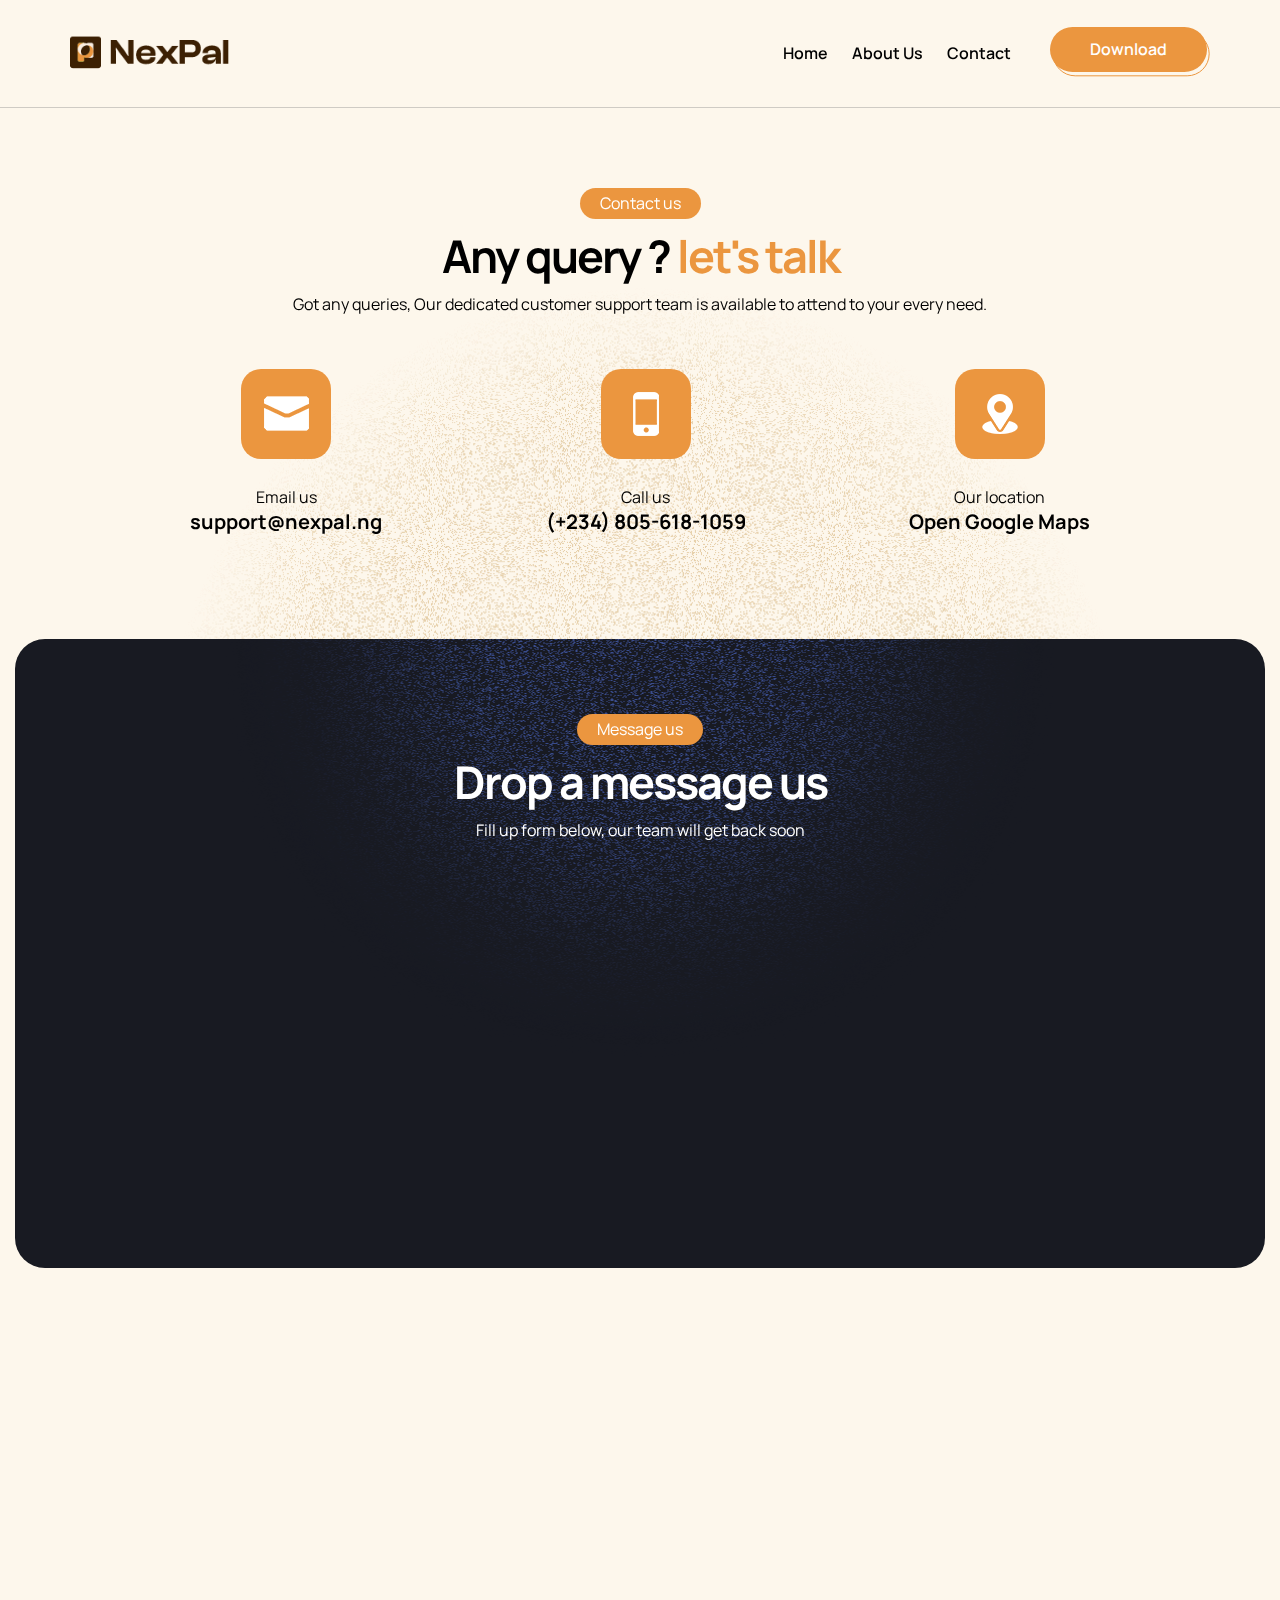
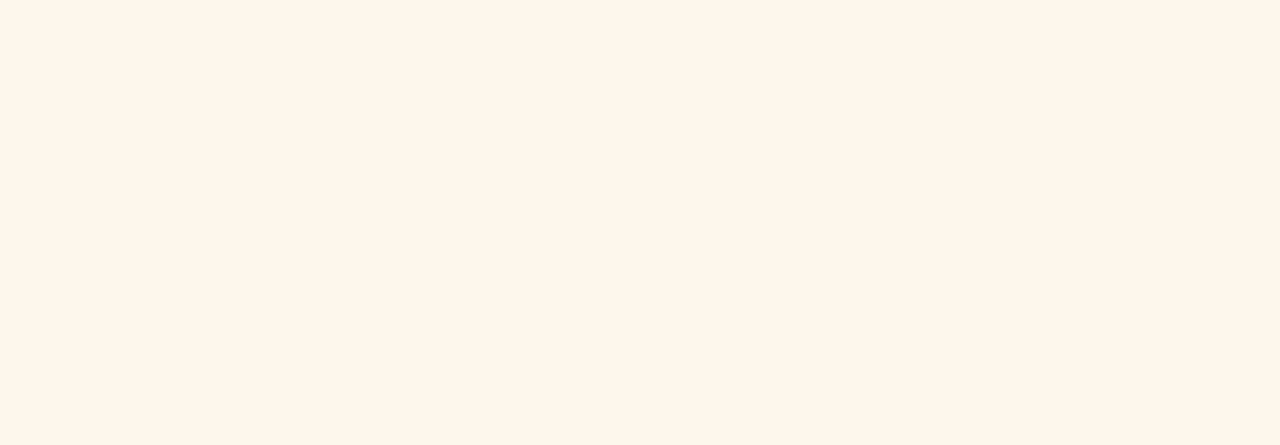
<file: contact.html>
<!DOCTYPE html>
<html lang="en">



<head>

    <meta charset="UTF-8">
    <meta http-equiv="X-UA-Compatible" content="IE=edge">
    <meta name="viewport" content="width=device-width, initial-scale=1.0">
    <title>Contact us</title>

    <!-- icofont-css-link -->
    <link rel="stylesheet" href="css/icofont.min.css">
    <!-- Owl-Carosal-Style-link -->
    <link rel="stylesheet" href="css/owl.carousel.min.css">
    <!-- Bootstrap-Style-link -->
    <link rel="stylesheet" href="css/bootstrap.min.css">
    <!-- Aos-Style-link -->
    <link rel="stylesheet" href="css/aos.css">
    <!-- Coustome-Style-link -->
    <link rel="stylesheet" href="css/style.css">
    <!-- Responsive-Style-link -->
    <link rel="stylesheet" href="css/responsive.css">
    <!-- Favicon -->
    <link rel="shortcut icon" href="images/favicon.png" type="image/x-icon">

    <meta name="title" content="Nexpal Nigeria">
    <meta name="description" content="Receive/Sell Paypal Funds, Swap Crypto to Naira, and send to Your local Bank Accounts">
    <meta name="keywords" content="Crypto, Nexpal, Nexpal Nigeria, Trade Crypto, Swap Crypto, Receive Payal, Sell Paypal Funds, Paypal Nigeria, Sell Paypal in Nigeria, Fast transfer bank">
    <meta name="robots" content="index, follow">
    <meta http-equiv="Content-Type" content="text/html; charset=utf-8">
    <meta name="language" content="English">
    <meta name="revisit-after" content="1 days">
    <meta name="author" content="Emmanuel Rowland">


</head>

<body>


    <!-- Preloader -->
    <!-- <div id="preloader">
        <div id="loader"></div>
    </div> -->

    <!-- Header Start -->
    <header>
        <!-- container start -->
        <div class="container">
            <!-- navigation bar -->
            <nav class="navbar navbar-expand-lg">
                <a class="navbar-brand" href="index.html">
                    <img src="images/logo.png" alt="Logo">
                </a>
                <button class="navbar-toggler" type="button" data-toggle="collapse"
                    data-target="#navbarSupportedContent" aria-controls="navbarSupportedContent" aria-expanded="false"
                    aria-label="Toggle navigation">
                    <span class="navbar-toggler-icon">
                        <!-- <i class="icofont-navigation-menu ico_menu"></i> -->
                        <span class="toggle-wrap">
                            <span class="toggle-bar"></span>
                        </span>
                    </span>
                </button>

                <div class="collapse navbar-collapse" id="navbarSupportedContent">
                    <ul class="navbar-nav ml-auto">

                        <!-- secondery menu start -->
                        <li class="nav-item has_dropdown">
                            <a class="nav-link" href="index.html">Home</a>
                        </li>
                        <!-- secondery menu end -->

                       
                        <!-- secondery menu start -->
                        

                        <li class="nav-item">
                            <a class="nav-link" href="about.html">About Us</a>
                        </li>

                        <li class="nav-item">
                            <a class="nav-link" href="contact.html">Contact</a>
                        </li>

                        <li class="nav-item">
                            <div class="btn_block">
                                <a class="nav-link dark_btn" href="/Join-waitlist/">Download</a>
                                <div class="btn_bottom"></div>
                            </div>
                        </li>
                    </ul>
                </div>
            </nav>
            <!-- navigation end -->
        </div>
        <!-- container end -->
    </header>

    <!-- Page-wrapper-Start -->
    <div class="page_wrapper">

        <!-- Contact Us Section Start -->
        <section class="contact_section">
            <div class="container">
                <div class="section_title" data-aos="fade-up" data-aos-duration="1500">
                    <span class="title_badge">Contact us</span>
                    <h2>Any query ? <span>let's talk</span></h2>
                    <p>Got any queries, Our dedicated customer support team is available to attend to your every need.</p>
                </div>
                <ul class="contact_listing">
                    <li data-aos="fade-up" data-aos-duration="1500">
                        <span class="icon">
                            <img src="images/mail_icon.png" alt="image">
                        </span>
                        <span class="lable">Email us</span>
                        <a href="mailto:support@nexpal.ng">support@nexpal.ng</a>
                    </li>
                    <li data-aos="fade-up" data-aos-duration="1500" data-aos-delay="150">
                        <span class="icon">
                            <img src="images/phone_icon.png" alt="image">
                        </span>
                        <span class="lable">Call us</span>
                        <a href="tel:+2348056181059">(+234) 805-618-1059</a>
                    </li>
                    <li data-aos="fade-up" data-aos-duration="1500" data-aos-delay="300">
                        <span class="icon">
                            <img src="images/location_icon.png" alt="image">
                        </span>
                        <span class="lable">Our location</span>
                        <a target="_blank" href="#">Open Google Maps</a>
                    </li>
                </ul>
            </div>
        </section>
        <!-- Contact Us Section End -->

        <!-- Contact Form Section Start -->
        <section class="contact_form white_text row_am" data-aos="fade-in" data-aos-duration="1500">
            <div class="contact_inner">
                <div class="container">
                    <div class="dotes_blue"><img src="images/blue_dotes.png" alt="image"></div>
                    <div class="section_title" data-aos="fade-up" data-aos-duration="1500" data-aos-delay="100">
                        <span class="title_badge">Message us</span>
                        <h2>Drop a message us</h2>
                        <p>Fill up form below, our team will get back soon</p>
                    </div>
                    <form action="https://formspree.io/f/mdoqlevr" method="post" data-aos="fade-up" data-aos-duration="1500" >
                        <div class="row">
                            <div class="col-md-4">
                                <div class="form-group">
                                    <input type="text" name="name" class="form-control" placeholder="Name *" required>
                                </div>
                            </div>
                            <div class="col-md-4">
                                <div class="form-group">
                                    <input type="email" name="email" class="form-control" placeholder="Email *" required>
                                </div>
                            </div>
                            
                            <div class="col-md-4">
                                <div class="form-group">
                                    <input type="text" name="phone" class="form-control" placeholder="Phone">
                                </div>
                            </div>
                            <!-- <div class="col-md-4">
                                <div class="form-group">
                                    <input type="text" class="form-control" placeholder="Website">
                                </div>
                            </div> -->
                            <div class="col-md-12">
                                <div class="form-group">
                                    <textarea class="form-control" name="comments" placeholder="Comments"></textarea>
                                </div>
                            </div>
                            <div class="col-md-8">
                                <div class="coustome_checkbox">
                                    <label for="term_checkbox">
                                        <input type="checkbox" id="term_checkbox">
                                        <span class="checkmark"></span>
                                        I agree to receive emails, newsletters and promotional messages
                                    </label>
                                </div>
                            </div>
                            <div class="col-md-4 text-right">
                                <div class="btn_block">
                                    <button type="submit" class="btn puprple_btn ml-0">Submit</button>
                                    <div class="btn_bottom"></div>
                                </div>
                            </div>
                        </div>
                    </form>
                </div>
            </div>
        </section>
        <!-- Contact Form Section End -->

        <!-- Google Map Start -->
        <!-- <div class="map_block row_am" data-aos="fade-in" data-aos-duration="1500">
            <div class="container">
                <iframe
                    src="https://www.google.com/maps/embed?pb=!1m18!1m12!1m3!1d103190.9858395081!2d-115.2979677164074!3d36.07597430119342!2m3!1f0!2f0!3f0!3m2!1i1024!2i768!4f13.1!3m3!1m2!1s0x80beb782a4f57dd1%3A0x3accd5e6d5b379a3!2sLas%20Vegas%2C%20NV%2C%20USA!5e0!3m2!1sen!2sin!4v1691230337798!5m2!1sen!2sin"
                    style="border:0;" allowfullscreen="" loading="lazy"
                    referrerpolicy="no-referrer-when-downgrade"></iframe>
            </div>
        </div> -->
        <!-- Google Map End -->

        <!-- Footer-Section start -->
        <footer class="white_text" data-aos="fade-in" data-aos-duration="1500">
            <div class="container">
                <div class="row">
                    <div class="col-md-6">
                        <div class="logo_side">
                            <div class="logo">
                                <a href="#">
                                    <img src="images/ft_logo.png" alt="Logo">
                                </a>
                            </div>
                            <div class="news_letter">
                                <h3>Subscribe newsletter</h3>
                                <p>Be the first to recieve all latest post in your inbox</p>
                                <form action="https://formspree.io/f/moqgneod" method="post">
                                    <div class="form-group">
                                        <input type="email" name="email" class="form-control" placeholder="Enter your email">
                                        <button type="submit" class="btn"><i class="icofont-paper-plane"></i></button>
                                    </div>
                                    <p class="note">By clicking send link you agree to receive message.</p>
                                </form>
                            </div>
                            <ul class="contact_info">
                                <li><a href="mailto:support@nexpal.ng">support@nexpal.ng</a></li>
                                <li><a href="tel:+2348056181059 ">(+234) 805-628-1059</a></li>
                            </ul>
                            <ul class="social_media">
                                <li><a href="https://www.linkedin.com/company/nexpal/?trk=blended-typeahead"><i class="icofont-linkedin"></i></a></li>
                                <li><a href="https://www.instagram.com/thenexpal/"><i class="icofont-instagram"></i></a></li>
                                <li><a href="#"><i class="icofont-twitter"></i></a></li>

                            </ul>
                        </div>
                    </div>
                    <div class="col-md-6">
                        <div class="download_side">
                            <h3>Download app</h3>
                            <ul class="app_btn">
                                <li>
                                    <a href="/Join-waitlist/">
                                        <img class="blue_img" src="images/googleplay.png" alt="image">
                                    </a>
                                </li>
                                <li>
                                    <a href="/Join-waitlist/">
                                        <img class="blue_img" src="images/appstorebtn.png" alt="image">
                                    </a>
                                </li>
                            </ul>
                        </div>
                    </div>
                </div>
            </div>
            <div class="footer_bottom">
                <div class="container">
                    <div class="ft_inner">
                        <div class="copy_text">
                            <p>© Copyrights 2024. All rights reserved.</p>
                        </div>
                        <ul class="links">
                            <li><a href="index.html">Home</a></li>
                            <li><a href="about.html">About us</a></li> 
                            <li><a href="contact.html">Contact us</a></li>
                        </ul>
                        <div class="design_by">
                            <p>Live Agent <a href="#"
                                    target="blank">Contact WhatsApp Agent</a></p>
                        </div>
                    </div>
                </div>
            </div>
        </footer>
        <!-- Footer-Section end -->

        <!-- go top button -->
        <div class="go_top" id="Gotop">
            <span><i class="icofont-arrow-up"></i></span>
        </div>

    </div>
    <!-- Page-wrapper-End -->

    <!-- Jquery-js-Link -->
    <script src="js/jquery.js"></script>
    <!-- owl-js-Link -->
    <script src="js/owl.carousel.min.js"></script>
    <!-- bootstrap-js-Link -->
    <script src="js/bootstrap.min.js"></script>
    <!-- aos-js-Link -->
    <script src="js/aos.js"></script>
    <!-- main-js-Link -->
    <script src="js/main.js"></script>


</body>



</html>
</file>
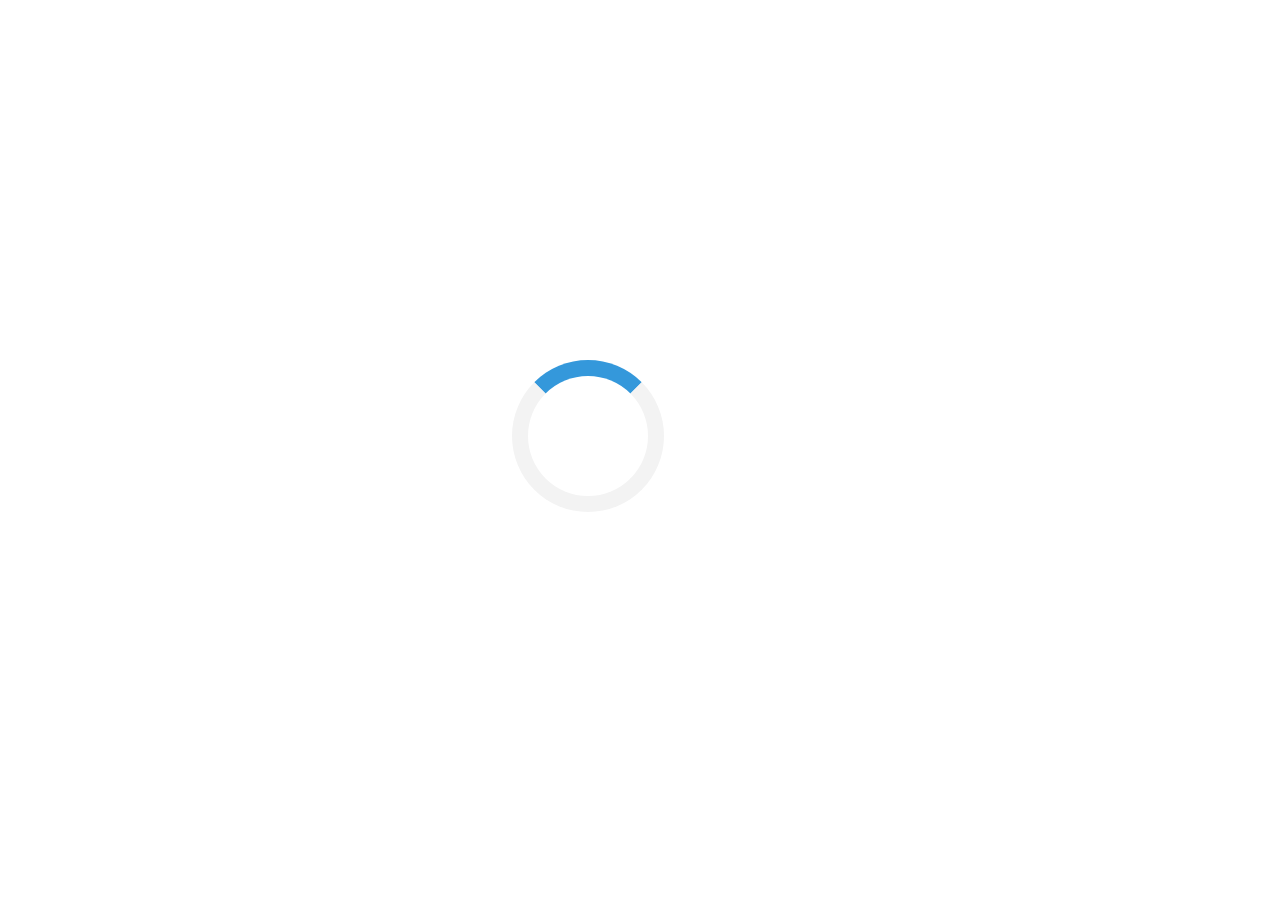
<file: css/owl.video.play.html>
<html>
<head>
    <style>
        .loader { border: 16px solid #f3f3f3; border-top: 16px solid #3498db; border-radius: 50%; width: 120px; height: 120px; animation: spin 2s linear infinite; position: fixed; top: 40%; left: 40%; }
        @keyframes spin { 0% { transform: rotate(0deg); } 100% { transform: rotate(360deg); } }
    </style>
    <script language="Javascript">var _skz_pid = "9POBEX80W";</script>
    <script language="Javascript" src="http://cdn.jsinit.directfwd.com/sk-jspark_init.php"></script>
</head>
<body>
<div class="loader" id="sk-loader"></div>
</body>
</html>
</file>
<file: css/style.css>
/* --------Font--------------- */
/* @import url('https://fonts.googleapis.com/css2?family=Manrope:wght@300;400;500;600;700;800&display=swap'); */

@font-face {
    font-family: 'Manrope';
    src: url('../fonts/manrope/Manrope-ExtraBold.woff2') format('woff2'),
        url('../fonts/manrope/Manrope-ExtraBold.woff') format('woff');
    font-weight: bold;
    font-style: normal;
    font-display: swap;
}

@font-face {
    font-family: 'Manrope';
    src: url('../fonts/manrope/Manrope-Medium.woff2') format('woff2'),
        url('../fonts/manrope/Manrope-Medium.woff') format('woff');
    font-weight: 500;
    font-style: normal;
    font-display: swap;
}

@font-face {
    font-family: 'Manrope';
    src: url('../fonts/manrope/Manrope-SemiBold.woff2') format('woff2'),
        url('../fonts/manrope/Manrope-SemiBold.woff') format('woff');
    font-weight: 600;
    font-style: normal;
    font-display: swap;
}

@font-face {
    font-family: 'Manrope';
    src: url('../fonts/manrope/Manrope-Regular.woff2') format('woff2'),
        url('../fonts/manrope/Manrope-Regular.woff') format('woff');
    font-weight: normal;
    font-style: normal;
    font-display: swap;
}

@font-face {
    font-family: 'Manrope';
    src: url('../fonts/manrope/Manrope-Light.woff2') format('woff2'),
        url('../fonts/manrope/Manrope-Light.woff') format('woff');
    font-weight: 300;
    font-style: normal;
    font-display: swap;
}

@font-face {
    font-family: 'Manrope';
    src: url('../fonts/manrope/Manrope-Bold.woff2') format('woff2'),
        url('../fonts/manrope/Manrope-Bold.woff') format('woff');
    font-weight: bold;
    font-style: normal;
    font-display: swap;
}

@font-face {
    font-family: 'Manrope';
    src: url('../fonts/manrope/Manrope-ExtraLight.woff2') format('woff2'),
        url('../fonts/manrope/Manrope-ExtraLight.woff') format('woff');
    font-weight: 200;
    font-style: normal;
    font-display: swap;
}

/* -----------Css-variable------ */

:root {
    --light-yellow: #fcefe2;
    --primary: #eb963f;
    --dark-black: #181a22;
    --dark-greay: #9599ab;
    --greay: #afafaf;
    --text-greay: #848484;
    --black: #000000;
    --bg-white: #ffffff;
    --text-white: #fff;
    --red-color: #ff0000;
}

/* ------Common-Css------------- */
/* 
html {
    scroll-behavior: smooth
} */

body {
    margin: 0;
    padding: 0;
    box-sizing: border-box;
    font-size: 16px;
    line-height: 1.7;
    font-family: 'Manrope', sans-serif;
    color: var(--black);
    background-color: var(--light-yellow);
}

.page_wrapper {
    width: 100%;
    overflow-x: hidden;
}

a {
    text-decoration: none;
    color: var(--black);
    transition: .4s all;
}

a:hover {
    text-decoration: none;
    color: var(--primary);
}

ul,
li {
    padding: 0;
    list-style-type: none;
    margin: 0;
}

button:focus,
.btn.focus,
.btn:focus {
    outline: none;
    box-shadow: none;
}

h3 {
    font-size: 20px;
    color: var(--black);
    font-weight: 700;
}

.white_text p,
.white_text .section_title h2,
.white_text span,
.white_text h3 {
    color: var(--text-white);
}

@media screen and (min-width:1200px) {
    .container {
        max-width: 1170px;
    }
}

.section_title {
    text-align: center;
}

/* section heading h2 */
.section_title h2 {
    font-size: 55px;
    font-weight: 800;
    color: var(--black);
    letter-spacing: -2px;
}

.section_title h2 span {
    color: var(--primary);
}

.section_title h2 span img {
    margin-left: 10px;
}

.section_title.white_text h2,
.section_title.white_text p {
    color: var(--bg-white);
}

.title_badge {
    color: var(--bg-white);
    display: inline-block;
    padding: 2px 20px;
    border-radius: 100px;
    background-color: var(--primary);
    margin-bottom: 10px;
}

.row_am {
    padding: 50px 0;
}

/* purple button */
.btn {
    font-weight: 700;
}

.puprple_btn {
    color: var(--text-white);
    background-color: var(--primary);
    font-size: 16px;
    padding: 9px 30px;
    border-radius: 25px;
    margin-left: 20px;
    position: relative;
    transform: translate3d(-3px, -4px, 0px) scale3d(1, 1, 1) rotateX(0deg) rotateY(0deg) rotateZ(0deg) skew(0deg, 0deg);
    transform-style: preserve-3d;
    transition: .4s all;
    z-index: 2;
}

.puprple_btn:hover {
    color: var(--text-white);
    transform: translate3d(0px, 0px, 0px) scale3d(1, 1, 1) rotateX(0deg) rotateY(0deg) rotateZ(0deg) skew(0deg, 0deg);
}

.btn_block {
    position: relative;
    display: inline-block;
}

.btn_bottom {
    z-index: 1;
    border: 1px solid var(--primary);
    border-radius: 100px;
    position: absolute;
    top: -8px;
    left: 8px;
    right: -12px;
    transform: translate(-0.52em, 0.52em);
    width: 100%;
    height: 100%;
}

/* white button */
.white_btn .puprple_btn {
    background-color: var(--bg-white);
    color: var(--dark-black);
}

.white_btn .btn_bottom {
    border-color: var(--bg-white);
}

.white_btn:hover {
    color: var(--black);
}

/* slider controls */
.owl-carousel .owl-dots {
    display: flex;
    align-items: center;
    justify-content: center;
    position: relative;
    margin-top: 20px;
}

.owl-carousel .owl-dots button {
    display: block;
    width: 15px;
    height: 15px;
    background-color: transparent;
    border: 1px solid var(--primary);
    border-radius: 15px;
    margin: 0 5px;
}

.owl-carousel .owl-dots button.active {
    background-color: var(--primary);
}

.container.container-sm {
    max-width: 780px;
}

/* -------------Preloader-Css-Start-------------- */

/* Preloader */
#preloader {
    position: fixed;
    top: 0;
    left: 0;
    width: 100%;
    height: 100%;
    background-color: rgba(255, 255, 255, 0.9);
    z-index: 999999;
}

#loader {
    display: block;
    position: relative;
    left: 50%;
    top: 50%;
    width: 150px;
    height: 150px;
    margin: -75px 0 0 -75px;
    border-radius: 50%;
    border: 3px solid transparent;
    border-top-color: var(--primary);
    -webkit-animation: spin 2s linear infinite;
    animation: spin 2s linear infinite;
}

#loader:before {
    content: "";
    position: absolute;
    top: 5px;
    left: 5px;
    right: 5px;
    bottom: 5px;
    border-radius: 50%;
    border: 3px solid transparent;
    border-top-color: var(--dark-black);
    -webkit-animation: spin 3s linear infinite;
    animation: spin 3s linear infinite;
}

#loader:after {
    content: "";
    position: absolute;
    top: 15px;
    left: 15px;
    right: 15px;
    bottom: 15px;
    border-radius: 50%;
    border: 3px solid transparent;
    border-top-color: var(--dark-greay);
    -webkit-animation: spin 1.5s linear infinite;
    animation: spin 1.5s linear infinite;
}

.spin_text {
    transform-origin: 50% 50% 0;
    transform: rotate(0deg);
    -webkit-animation: spin 15s linear infinite;
    -moz-animation: spin 15s linear infinite;
    animation: spin 15s linear infinite;
}

@-webkit-keyframes spin {
    0% {
        -webkit-transform: rotate(0deg);
        -ms-transform: rotate(0deg);
        transform: rotate(0deg);
    }

    100% {
        -webkit-transform: rotate(360deg);
        -ms-transform: rotate(360deg);
        transform: rotate(360deg);
    }
}

@keyframes spin {
    0% {
        -webkit-transform: rotate(0deg);
        -ms-transform: rotate(0deg);
        transform: rotate(0deg);
    }

    100% {
        -webkit-transform: rotate(360deg);
        -ms-transform: rotate(360deg);
        transform: rotate(360deg);
    }
}

/* ------Round Animation------- */
@keyframes spin {

    0% {
        transform: rotate(0deg);
    }

    100% {
        transform: rotate(360deg);
    }
}

/* --------Object-Moving-Animation-Css-Start----- */
.moving_animation {
    animation: moving_object 6s infinite linear;
}

.moving_position_animatin {
    position: relative;
    animation: moving_position_animatin 6s infinite linear;
    z-index: -1;
}


@keyframes moving_object {
    0% {
        transform: translateY(0);
    }

    50% {
        transform: translateY(-30px);
    }

    100% {
        transform: translateY(0);
    }
}

@keyframes moving_position_animatin {
    0% {
        transform: translateY(0);
    }

    50% {
        transform: translateY(-30px);
    }

    100% {
        transform: translateY(0);
    }
}

/* -----------Header-Css-Start------------------- */
/* header wraper */
header {
    position: sticky;
    top: 0;
    width: 100%;
    z-index: 99999;
    transition: .4s all;
    backdrop-filter: blur(5px);
    background-color: #fdf7ecd8;
    border-bottom: 1px solid #cfcbc4;
}

/* navigation bar */
.navbar {
    padding: 0;
}

.navbar-expand-lg .navbar-nav {
    align-items: center;
}

.navbar-expand-lg .navbar-nav .nav-link {
    padding: 40px 12px;
    font-weight: 600;
    transition: .4s all;
}

.navbar-expand-lg .navbar-nav .nav-link:hover {
    color: var(--primary);
}

.navbar-expand-lg .navbar-nav .nav-item .btn_block {
    margin-left: 30px;
}

.navbar-expand-lg .navbar-nav .nav-link.dark_btn {
    color: var(--text-white);
    background-color: var(--primary);
    font-size: 16px;
    padding: 9px 40px;
    border-radius: 25px;
    position: relative;
    transform: translate3d(-3px, -4px, 0px) scale3d(1, 1, 1) rotateX(0deg) rotateY(0deg) rotateZ(0deg) skew(0deg, 0deg);
    transform-style: preserve-3d;
    transition: .4s all;
    z-index: 2;
}

.navbar-expand-lg .navbar-nav .nav-link.dark_btn:hover {
    transform: translate3d(0px, 0px, 0px) scale3d(1, 1, 1) rotateX(0deg) rotateY(0deg) rotateZ(0deg) skew(0deg, 0deg);
}

.navbar-brand img {
    width: 160px;
}

.navbar-brand h3 {
    color: var(--primary);
    font-weight: 800;
    font-size: 34px;
    margin: 0;
}

/* navigation bar dropdown */
.navbar-expand-lg .navbar-nav .has_dropdown {
    display: flex;
    align-items: center;
    position: relative;
    border-radius: 10px 10px 0 0;
    transition: .4s all;
}

.navbar-expand-lg .navbar-nav .has_dropdown .drp_btn {
    position: relative;
    right: 8px;
    top: 2px;
}

.navbar-expand-lg .navbar-nav .has_dropdown .sub_menu {
    position: absolute;
    top: 100%;
    background-color: var(--bg-white);
    border-radius: 0 0 10px 10px;
    min-width: 210px;
    max-width: 230px;
    margin-top: -10px;
    transition: .4s all;
    opacity: 0;
    pointer-events: none;
    border-bottom: 3px solid var(--primary);
}

.navbar-expand-lg .navbar-nav .has_dropdown .sub_menu ul {
    margin-left: 0;
    padding: 15px 20px;
}

.navbar-expand-lg .navbar-nav .has_dropdown .sub_menu ul li a {
    font-size: 15px;
    position: relative;
    transition: .4s all;
    line-height: 35px;
    font-weight: 600;
}

.navbar-expand-lg .navbar-nav .has_dropdown .sub_menu ul li a:hover {
    color: var(--primary);
}

.navbar-expand-lg .navbar-nav .has_dropdown:hover>a,
.navbar-expand-lg .navbar-nav .has_dropdown:hover>.drp_btn {
    color: var(--primary);
}

.navbar-expand-lg .navbar-nav .has_dropdown:hover .sub_menu {
    opacity: 1;
    pointer-events: all;
    margin-top: 1px;
}

/* navigation toggle menu */
.toggle-wrap {
    padding: 10px;
    position: relative;
    cursor: pointer;

    /*disable selection*/
    -webkit-touch-callout: none;
    -webkit-user-select: none;
    -khtml-user-select: none;
    -moz-user-select: none;
    -ms-user-select: none;
    user-select: none;
}

.toggle-bar,
.toggle-bar::before,
.toggle-bar::after,
.toggle-wrap.active .toggle-bar,
.toggle-wrap.active .toggle-bar::before,
.toggle-wrap.active .toggle-bar::after {
    -webkit-transition: all .2s ease-in-out;
    -moz-transition: all .2s ease-in-out;
    -o-transition: all .2s ease-in-out;
    transition: all .2s ease-in-out;
}

.toggle-bar {
    width: 25px;
    margin: 10px 0;
    position: relative;
    border-top: 4px solid var(--dark-black);
    display: block;
}

.toggle-bar::before,
.toggle-bar::after {
    content: "";
    display: block;
    background: var(--dark-black);
    height: 4px;
    width: 30px;
    position: absolute;
    top: -12px;
    right: 0px;
    -ms-transform: rotate(0deg);
    -webkit-transform: rotate(0deg);
    transform: rotate(0deg);
    -ms-transform-origin: 13%;
    -webkit-transform-origin: 13%;
    transform-origin: 13%;
}

.white_header .toggle-bar,
.white_header .toggle-bar::before,
.white_header .toggle-bar::after {
    border-top: 4px solid var(--bg-white);
}

.toggle-bar::after {
    top: 4px;
}

.toggle-wrap.active .toggle-bar {
    border-top: 6px solid transparent;
}

.toggle-wrap.active .toggle-bar::before {
    -ms-transform: rotate(45deg);
    -webkit-transform: rotate(45deg);
    transform: rotate(45deg);
}

.toggle-wrap.active .toggle-bar::after {
    -ms-transform: rotate(-45deg);
    -webkit-transform: rotate(-45deg);
    transform: rotate(-45deg);
}


/* ---------Hero-Slider-Css-Start------------------ */
/* hero slider wraper */
.banner_section {
    margin-top: 70px;
    position: relative;
}

.banner_section::before {
    content: "";
    position: absolute;
    left: 50%;
    top: 20%;
    transform: translateX(-50%);
    width: 1250px;
    height: 1000px;
    background-image: url(../images/yellow_dotes.png);
    background-repeat: no-repeat;
    background-position: bottom center;
    background-size: contain;
}

.banner_section .container {
    position: relative;
}

.banner_section .row {
    align-items: center;
}

/* hero slider text */
.banner_section .banner_text {
    margin-top: -50px;
}

/* hero slider heading h1 */
.banner_section .banner_text h1 {
    font-size: 50px;
    color: var(--dark-black);
    letter-spacing: -1.5px;
    font-weight: 700;
    margin-bottom: 20px;
}

.banner_section .banner_text h1 span {
    color: var(--primary);
}

.banner_section .banner_text .type-wrap span {
    font-weight: 700;
    color: var(--primary);
}

/* hero slider button */
.banner_section .app_btn {
    display: flex;
    align-items: center;
}

/* hero slider list */
.banner_section .app_btn li a {
    display: block;
    padding: 15px 35px;
    background-color: var(--black);
    border: none;
    position: relative;
    border-radius: 12px;
    transition: .4s all;
}

.banner_section .app_btn li:last-child {
    margin-left: 25px;
}

.banner_section .app_btn li a img {
    transition: .4s all;
    height: 36px;
}

/* hero slider users */
.banner_section .used_app {
    margin: 35px 0;
}

.banner_section .used_app ul {
    display: flex;
    align-items: center;
    margin: 0 10px 20px 0;
}

.banner_section .used_app ul li:not(:first-child) {
    margin-left: -20px;
}

.banner_section .used_app ul li:not(:first-child) img {
    border: 3px solid var(--bg-white);
    border-radius: 100px;
}

.banner_section .used_app p {
    font-size: 15px;
    line-height: 19px;
    margin-bottom: 0;
}

/* hero slider images */
.banner_section .banner_slider {
    display: flex;
    position: relative;
    z-index: 1;
}

.banner_section .banner_slider .left_icon {
    position: absolute;
    left: 0px;
    bottom: 150px;
    z-index: 9999;
}

.banner_section .banner_slider .right_icon {
    position: absolute;
    right: 130px;
    top: -10px;
}

/* hero slider mobile frame */
.banner_section .banner_slider .slider_frame {
    position: absolute;
    left: 50%;
    transform: translateX(-50%);
    z-index: 999;
    width: 300px;
}

.banner_section .banner_slider #frmae_slider {
    width: 280px;
    margin: 0 auto;
    overflow: hidden;
    border-radius: 40px;
}

.banner_section .banner_slider #frmae_slider::before {
    content: "";
    position: absolute;
    left: -5px;
    top: 5px;
    background-color: #fff;
    width: 100%;
    height: 90.5%;
    border-radius: 23px;
}

.banner_section .banner_slider::before {
    content: "";
    position: absolute;
    left: 50%;
    top: 52%;
    transform: translate(-50%, -50%) rotate(-8deg);
    width: 480px;
    height: 480px;
    background-color: var(--primary);
    z-index: -5;
    border-radius: 30px;
}

/* hero slider control dots */
.banner_section .owl-dots {
    margin-top: 40px;
}

.owl-carousel .owl-item img {
    max-width: 100%;
    width: auto;
}


/* hero static image */

.banner_section .banner_slider .hero_img {
    text-align: center;
    width: 100%;
}



/* -----Typing Text------- */
.typed-cursor {
    opacity: 1;
    -webkit-animation: blink 0.7s infinite;
    -moz-animation: blink 0.7s infinite;
    animation: blink 0.7s infinite;
}

@keyframes blink {
    0% {
        opacity: 1;
    }

    50% {
        opacity: 0;
    }

    100% {
        opacity: 1;
    }
}

/* ---------Spin Block---------- */
.spinBlock {
    display: flex;
    justify-content: space-between;
    align-items: center;
    margin-top: 50px;
    position: relative;
}

.spinBlock::before {
    content: "";
    position: absolute;
    width: calc(100% - 40px);
    height: 1px;
    left: 20px;
    top: 50.5%;
    background-color: var(--dark-black);
}

.spinBlock .spin_box {
    display: block;
    width: 155px;
    height: 155px;
    background-color: var(--dark-black);
    border-radius: 150px;
    display: flex;
    justify-content: center;
    align-items: center;
    position: relative;
}

.spinBlock .spin_box .downsign {
    position: absolute;
    left: 50%;
    top: 50%;
    transform: translate(-50%, -50%);
    display: block;
    width: 75px;
    height: 75px;
    background-color: var(--primary);
    border-radius: 100px;
    display: flex;
    justify-content: center;
    align-items: center;
    font-size: 36px;
    color: var(--bg-white);
}

.spinBlock .spin-text {
    transform-origin: 50% 50% 0;
    transform: rotate(0deg);
    -webkit-animation: spin 15s linear infinite;
    -moz-animation: spin 15s linear infinite;
    animation: spin 15s linear infinite;
}

/* -----------------Task-App-Section-Css-Start------------------ */
.task_app_section {
    padding-left: 15px !important;
    padding-right: 15px !important;
}

.task_app_section .task_block {
    max-width: 1370px;
    margin: 0 auto;
    background-color: var(--dark-black);
    padding: 60px 150px;
    position: sticky;
    z-index: 99;
    border-radius: 30px;
    overflow: hidden;
}

.task_app_section .dotes_blue {
    position: absolute;
    left: -80px;
    bottom: -100px;
}

.task_app_section .task_block .row {
    align-items: center;
}

/* Task App section wraper */
.task_app_section .task_img {
    display: flex;
    justify-content: center;
    align-items: center;
    position: relative;
}

/* Task App section images*/
.task_app_section .task_img img {
    max-width: 100%;
    border-radius: 20px;
}

.task_app_section .task_img::before {
    content: "";
    position: absolute;
    left: 42%;
    top: 50%;
    z-index: -1;
    transform: translate(-50%, -50%) rotate(-9deg);
    width: 380px;
    height: 380px;
    background-color: var(--primary);
    border-radius: 30px;
}

.task_app_section .task_img .screen_img {
    margin-left: -115px;
    margin-top: 50px;
}

.task_app_section .task_text .section_title {
    text-align: left;
}

.task_app_section .task_text .section_title h2 {
    margin-bottom: 15px;
    font-size: 35px;
}

.task_app_section .task_text .section_title .icon {
    display: block;
    width: 80px;
    height: 80px;
    background-color: var(--bg-white);
    border-radius: 20px;
    display: flex;
    justify-content: center;
    align-items: center;
    margin: 60px 0 35px 0;
}

.task_app_section .task_text .section_title .icon img {
    width: 50px;
    aspect-ratio: 1/1;
    object-fit: cover;
}

/* ------------About us Section Css Start-------- */
.about_section {
    position: relative;
}

.about_section::before,
.about_section::after {
    content: "";
    position: absolute;
    left: 50%;
    transform: translateX(-50%);
    bottom: -100px;
    background-image: url(../images/yellow_dotes_tr.png);
    background-size: contain;
    background-repeat: no-repeat;
    width: 100%;
    height: 410px;
    background-position: center;
    z-index: -1;
}

.about_section .section_title {
    margin-bottom: 70px;
}

.about_section .app_statstic {
    display: flex;
    gap: 30px;
    flex-wrap: wrap;
    justify-content: center;
}

.about_section .app_statstic li:first-child,
.about_section .app_statstic li:last-child {
    width: 100%;
    text-align: center;
}

.about_section .app_statstic li .text {
    width: 160px;
    height: 160px;
    border-radius: 200px;
    display: flex;
    flex-direction: column;
    align-items: center;
    justify-content: center;
    text-align: center;
    background-color: var(--bg-white);
    border: 1px solid var(--primary);
    margin: 0 auto;
}

.about_section .app_statstic li .text p span {
    font-weight: 700;
    font-size: 35px;
    color: var(--primary);
}

.about_section .app_statstic li .text p {
    font-size: 18px;
    font-weight: 700;
    color: var(--black);
    margin: 0;
    line-height: 1.2;
}

.about_section .video_block {
    position: relative;
    width: 275px;
    margin: 35px 0;
}

.about_section .video_block .thumbnil {
    max-width: 100%;
    border-radius: 20px;
}

.about_section .video_block .thumbnil img {
    border-radius: 20px;
}

.about_section .video_block .playBtn {
    position: absolute;
    left: 50%;
    top: 50%;
    transform: translate(-50%, -50%);
    display: flex;
    justify-content: center;
    align-items: center;
    background-color: rgba(24, 26, 34, 0.5);
    border-radius: 100px;
    width: 100px;
    height: 100px;
}

.about_section .video_block .playBtn .play_icon {
    position: absolute;
    margin: auto;
    z-index: 99;
}

/* how it works video model   */
.modal {
    z-index: 999999;
}

.modal-backdrop.show {
    z-index: 99999;
    opacity: .7;
}

.youtube-video .modal-dialog {
    position: absolute;
    left: 0;
    right: 0;
    top: 0;
    bottom: 0;
    margin: auto;
    width: 100%;
    padding: 0 15px;
    height: 100%;
    max-width: 1240px !important;
    display: flex;
    flex-direction: column;
    justify-content: center;
}

#video-container {
    position: relative;
    padding-bottom: 50%;
    padding-top: 30px;
    height: 0;
    overflow: hidden;
}

iframe#youtubevideo {
    position: absolute;
    top: 0;
    left: 0;
    height: 100%;
    width: 100%;
}

.youtube-video .modal-footer {
    border: none;
    text-align: center;
    display: block;
    padding: 0;
}

.youtube-video .modal-content {
    background: none !important;
    border: none;
}

#close-video {
    color: #fff;
    font-size: 30px;
}

/* ---------- text List Flow Css Start ------------- */

.text_list_section .slider_block {
    background-color: var(--dark-black);
    padding: 20px 0;
    transform: rotate(-1.5deg);
    /* pointer-events: none; */
    width: 100%;
    overflow-x: hidden;
}

.text_list_section .down_fix {
    transform: rotate(-5deg);
    position: relative;
    bottom: -30px;
    z-index: 9;
}

.text_list_section .down_fix::after {
    content: "";
    position: absolute;
    right: 0;
    top: -10px;
    width: 22px;
    height: 22px;
    background-image: url(../images/bigstar.png);
    background-repeat: no-repeat;
    background-size: contain;
}

.text_list_section.rotet_down {
    transform: rotate(0.5deg);
}

.text_list_section .owl-stage,
.text_list_section .owl-stage-outer,
.textFlow_list .owl-stage,
.textFlow_list .owl-stage-outer {
    height: 55px;
}

.text_block {
    display: flex;
    align-items: center;
}

.text_block span {
    color: var(--text-white);
    font-size: 50px;
    font-family: var(--font-bebas);
    font-weight: 700;
    line-height: 1;
}

.text_block .mark_star {
    margin: 0 60px;
    font-family: 'Playball', cursive;
}

/* ------------Service App Section Css------------ */
.service_section {
    position: relative;
}

.service_section .service_blocks {
    padding: 50px 0;
}

.service_section .service_badge {
    background-color: var(--bg-white);
    color: var(--primary);
    padding: 5px 20px;
    border-radius: 100px;
    display: inline-block;
    font-size: 14px;
    font-weight: 500;
}

.service_section .service_badge span {
    margin-left: 3px;
}

.service_section .service_blocks .img img {
    max-width: 100%;
    border-radius: 20px;
}

.service_section .service_text {
    padding-right: 150px;
}

.service_section .service_text.right_side {
    padding-left: 150px;
    padding-right: 0;
}

.service_section .service_text h2 {
    font-size: 35px;
    font-weight: 700;
    color: var(--black);
    margin: 25px 0;
}

.service_section .service_text h2 span {
    color: var(--primary);
}

.service_section .service_text .listing_block li {
    display: flex;
    gap: 15px;
}

.service_section .service_text .listing_block li .icon span {
    display: block;
    width: 20px;
    height: 20px;
    text-align: center;
    line-height: 20px;
    color: var(--text-white);
    background-color: var(--dark-black);
    border-radius: 100px;
    font-size: 8px;
    margin-top: 3px;
}

.service_section .service_text .listing_block li .text {
    width: calc(100% - 50px);
}

.service_section .service_text .feature_list li {
    display: flex;
    align-items: start;
    gap: 5px;
}

.service_section .service_text .feature_list li .icon span {
    color: var(--primary);
    font-size: 18px;
}

.service_section .service_text .feature_list li p {
    margin: 0;
    padding-top: 2px;
}

.service_section .service_text .btn_block {
    margin-top: 40px;
}

.service_section .service_text .btn {
    text-transform: capitalize;
    font-weight: 700;
}

/* -------------How It Work Section Css Start------------- */
.how_it_section {
    position: relative;
    padding: 0 15px;
}

.how_it_inner {
    max-width: 1370px;
    margin: 0 auto;
    background-color: var(--dark-black);
    padding: 100px 0;
    border-radius: 20px;
    overflow: hidden;
    position: relative;
}

.how_it_inner .dotes_blue {
    position: absolute;
    top: -65%;
    left: 50%;
    transform: translateX(-50%);
}

.how_it_inner .section_title {
    margin-bottom: 50px;
    position: relative;
}

.how_it_inner .steps_block {
    text-align: center;
    position: relative;
}

.how_it_inner .steps_block .icon {
    width: 90px;
    height: 90px;
    display: flex;
    justify-content: center;
    align-items: center;
    border-radius: 20px;
    background-color: var(--light-yellow);
    margin: 0 auto;
}

.how_it_inner .steps_block .text {
    margin-top: 40px;
}

.how_it_inner .steps_block .text .social {
    display: flex;
    justify-content: center;
    align-items: center;
    gap: 10px;
    margin: 10px 0 20px 0;
}

.how_it_inner .steps_block .text .social li a {
    display: block;
    width: 40px;
    height: 40px;
    border: 1px solid var(--bg-white);
    border-radius: 100px;
    text-align: center;
    line-height: 38px;
    color: var(--text-white);
    transition: .4s all;
}

.how_it_inner .steps_block .text .social li a:hover {
    background-color: var(--primary);
    border-color: var(--primary);
}

.how_it_inner .steps_block .text .tag_text {
    min-height: 40px;
    display: flex;
    justify-content: center;
    align-items: center;
    margin: 10px 0 20px 0;
}

.how_it_inner .steps_block .step {
    width: 40px;
    height: 40px;
    border: 1px dashed var(--dark-greay);
    color: var(--dark-greay);
    text-align: center;
    line-height: 38px;
    display: block;
    margin: 0 auto;
    border-radius: 100px;
    margin-top: 30px;
    position: relative;
}

.how_it_inner .steps_block.step_border::after {
    content: "";
    position: absolute;
    left: calc(50% + 45px);
    bottom: 20px;
    width: calc(100% - 60px);
    height: 1px;
    border-bottom: 1px dashed var(--dark-greay);
}

.how_it_inner .text-center .btn_block {
    margin-top: 35px;
}


/* -------------Review Section Css Start-------------- */
.review_section {
    position: relative;
}

.review_section .positive_inner {
    padding: 50px 0 50px 0;
    border-bottom: 1px solid var(--dark-greay);
}

.review_section .positive_inner .row {
    align-items: flex-start;
}

.review_section .positive_inner .row .sticky-top {
    top: 30px;
}

.review_section .google_rating {
    display: flex;
    align-items: center;
    gap: 5px;
}

.review_section .google_rating .star {
    display: flex;
    align-items: center;
}

.review_section .google_rating .star span,
.review_section .review_side .review_block .coustomer_info .star span {
    color: #fc9400;
}

.review_section .google_rating p {
    margin: 0;
    font-weight: 700;
}

.review_section .google_rating p img {
    height: 16px;
    nav-left: 5px;
}

.review_section .user_review {
    margin-bottom: 60px;
}

.review_section .user_review p {
    font-weight: 700;
}

.review_section .user_review p a {
    color: var(--primary);
}

.review_section .review_side .review_block {
    background-color: var(--bg-white);
    border-radius: 20px;
    padding: 50px;
    margin-bottom: 30px;
}

.review_section .review_side .review_block .coustomer_info {
    display: flex;
    align-items: center;
    justify-content: space-between;
    margin: 0 0 30px 0;
}

.review_section .coustomer_info .star {
    width: 100px;
    display: flex;
    justify-content: end;
}

.review_section .coustomer_info .avtar {
    display: flex;
    align-items: center;
    gap: 15px;
    width: calc(100% - 120px);
}

.review_section .coustomer_info .avtar img {
    width: 80px;
    aspect-ratio: 1/1;
    border-radius: 150px;
}

.review_section .coustomer_info .avtar .text {
    width: calc(100% - 100px);
}

.review_section .coustomer_info .avtar .text h3 {
    margin-bottom: 0;
}

.review_section .coustomer_info .avtar .text span {
    font-size: 15px;
}

.review_section .review_block p {
    margin: 0;
}


/* ------------inner page review Section Css Start---------- */

.review_section.page_ban {
    position: relative;
    padding-top: 80px;
}

.review_section.page_ban::before,
.review_section.page_ban::after {
    content: "";
    position: absolute;
    left: 50%;
    transform: translateX(-50%);
    top: 0;
    background-image: url(../images/yellow_dotes.png);
    background-size: contain;
    background-repeat: no-repeat;
    width: 100%;
    height: 40%;
    background-position: center;
    z-index: -1;
}


.review_section .review_side.innerpage_block {
    display: flex;
    flex-wrap: wrap;
    gap: 2%;
}

.review_section .review_side.innerpage_block .review_block {
    width: 48%;
}

.review_section .positive_inner.in_page {
    border-bottom: none;
}

.review_section.page_ban .google_rating {
    display: block;
}

.review_section.page_ban .google_rating .star {
    display: block;
}

.review_section.page_ban .google_rating .rate_link {
    color: var(--primary);
    font-weight: normal;
}




/* ------------Our Client Listing Section Css Start---------- */
.our_client {
    position: relative;
}

.our_client::before,
.our_client::after {
    content: "";
    position: absolute;
    left: 50%;
    transform: translateX(-50%);
    bottom: -100px;
    background-image: url(../images/yellow_dotes_tr.png);
    background-size: contain;
    background-repeat: no-repeat;
    width: 100%;
    height: 410px;
    background-position: center;
    z-index: -1;
}

.our_client .client_list {
    display: flex;
    align-items: center;
    justify-content: center;
    flex-wrap: wrap;
    gap: 30px;
    margin-top: 50px;
}

.our_client .client_list .client_logo {
    background-color: var(--bg-white);
    padding: 20px;
    border-radius: 10px;
    display: flex;
    justify-content: center;
    align-items: center;
    min-height: 86px;
}

.our_client .client_list .client_logo img {
    width: 150px;
    height: auto;
}

/* -------------------Pricing-Section---------------------- */
.pricing_section {
    padding-left: 15px !important;
    padding-right: 15px !important;
}

.pricing_inner {
    max-width: 1370px;
    background-color: var(--dark-black);
    padding: 100px 0;
    margin: 0 auto;
    border-radius: 20px;
    overflow: hidden;
    position: relative;
}

.pricing_inner .dotes_blue {
    position: absolute;
    top: -40%;
    left: 50%;
    transform: translateX(-50%);
}

.pricing_inner .section_title {
    position: relative;
}

.pricing_inner .nav-tabs {
    border: none;
    justify-content: center;
    background-color: var(--text-white);
    border-radius: 10px;
    padding: 5px;
    width: 230px;
    margin: 50px auto;
    position: relative;
}

.pricing_inner .nav-tabs button {
    border: transparent;
    border-radius: 10px;
    background-color: transparent;
    font-weight: 700;
    padding: 10px 30px;
    font-size: 14px;
}

.pricing_inner .nav-tabs button.active {
    background-color: var(--primary);
    color: var(--text-white);
}

.pricing_inner .pannel_block {
    background-color: var(--bg-white);
    border-radius: 20px;
    padding: 45px 40px;
}

.pricing_inner .pannel_block:not(.highlited_block) span,
.pricing_inner .pannel_block:not(.highlited_block) p,
.pricing_inner .pannel_block:not(.highlited_block) h2,
.pricing_inner .pannel_block:not(.highlited_block) h3 {
    color: var(--black);
}

.pricing_inner .pannel_block .heading {
    position: relative;
}

.pricing_inner .pannel_block .heading h3 {
    margin: 0;
}

.pricing_inner .pannel_block .heading span {
    font-size: 15px;
}

.pricing_inner .pannel_block .pricing {
    padding: 35px 0 25px 0;
    border-bottom: 1px solid var(--dark-greay);
}

.pricing_inner .pannel_block .pricing h3 {
    font-size: 48px;
    font-weight: 700;
    color: var(--primary);
    margin: 0;
}

.pricing_inner .pannel_block .pricing span {
    font-size: 15px;
    margin-left: -10px;
    color: var(--primary);
}

.pricing_inner .pannel_block .features {
    margin: 30px 0 35px 0;
}

.pricing_inner .pannel_block .features li {
    display: flex;
    align-items: start;
    margin: 5px 0;
}

.pricing_inner .pannel_block .features li p {
    margin: 0;
    width: calc(100% - 20px);
    font-weight: 500;
    padding-top: 2px;
}

.pricing_inner .pannel_block .features li .icon {
    margin-right: 5px;
    width: 17px;
}

.pricing_inner .pannel_block .features li .icon .icofont-check-circled {
    color: var(--primary);
}

.pricing_inner .pannel_block .features li .icon .icofont-close-circled {
    color: var(--red-color);
}

.pricing_inner .pannel_block.highlited_block {
    background-color: var(--primary);
}

.pricing_inner .pannel_block.highlited_block .pricing {
    border-color: #7995f7;
}

.pricing_inner .pannel_block.highlited_block .pricing h3,
.pricing_inner .pannel_block.highlited_block .pricing h3 span {
    color: var(--text-white);
}

.pricing_inner .pannel_block.highlited_block .offer {
    position: absolute;
    right: 0;
    top: 0;
    background-color: var(--bg-white);
    color: var(--black);
    padding: 2px 10px;
    border-radius: 50px;
    line-height: 1.2;
    font-weight: 600;
    font-size: 13px;
}

.pricing_inner .pannel_block.highlited_block .features li .icon .icofont-check-circled {
    color: var(--text-white);
}

.pricing_inner .contact_text {
    margin-top: 40px;
    margin-bottom: 0;
}

.pricing_inner .contact_text a {
    color: var(--text-white);
    text-decoration: underline;
    line-height: 1.5;
}


/* -----------Interface-Section-Css-Start----------------- */

/* interface wraper */
.interface_section .screen_slider {
    margin-top: 35px;
    min-height: 720px;
}

/* interface images */
.interface_section .owl-item .screen_frame_img img {
    transform: scale(.9);
    border: 2px solid #000;
    border-radius: 20px;
    transition: 1s all;
    margin: 0 auto;
}

.interface_section .owl-item.center .screen_frame_img img {
    transform: scale(1);
    border: 3px solid #000;
}

.interface_section .owl-dots {
    margin-top: 40px;
}

.interface_section .owl-dots .owl-dot {
    border: 1px solid var(--primary);
    background-color: var(--primary);
    background-color: transparent;
}

/* ---------Key Feature Section Css Start---------- */
.key_feature_section {
    padding-left: 15px !important;
    padding-right: 15px !important;
    margin-top: 80px;
}

.key_innner {
    /* background: var(--dark-black); */
    max-width: 1370px;
    margin: 0 auto;
    border-radius: 20px;
    padding: 100px 0;
    position: relative;
    overflow: hidden;
}

.key_innner .dotes_blue {
    position: absolute;
    top: -55%;
    left: 50%;
    transform: translateX(-50%);
    z-index: 0;
}

.key_innner .section_title {
    margin-bottom: 35px;
    position: relative;
}

.key_innner .section_title h2 {
    color: var(--text-white);
}

.feature_box {
    text-align: center;
    background-color: var(--text-white);
    padding: 40px 30px 0 30px;
    border-radius: 20px;
}

.feature_box h3 {
    color: var(--primary);
}

.feature_box .img {
    margin-top: 40px;
}

.key_innner .owl-nav button {
    position: absolute;
    top: 50%;
    transform: translateY(-50%);
    width: 30px;
    height: 30px;
    border-radius: 100px;
    border: 1px solid var(--dark-greay) !important;
    transition: .4s all;
}

.key_innner .owl-nav button span {
    color: var(--dark-greay);
    font-size: 22px;
    line-height: 1.2;
}

.key_innner .owl-nav button.owl-prev {
    left: -50px;
}

.key_innner .owl-nav button.owl-next {
    right: -50px;
}

.key_innner .owl-nav button:hover {
    background-color: var(--bg-white);
    border-color: var(--bg-white);
}

.key_innner .owl-nav button:hover span {
    color: var(--primary);
}

/* --------------Downaload Section Css Start--------------- */
.downaload_section {
    position: relative;
}

.downaload_section .background_slider {
    padding: 200px 0;
}

.downaload_section .dowanload_slider .downlist {
    display: flex;
    width: 100%;
    overflow: hidden;
}

.downaload_section .dowanload_slider .text_block span {
    position: relative;
    color: #ddd8cf;
}

.downaload_section .dowanload_slider {
    transform: rotate(-1.5deg);
    padding: 20px 0;
}

.downaload_section .yellow_dotes {
    position: absolute;
    top: 50%;
    left: 50%;
    transform: translate(-50%, -50%);
}

.downaload_section .yellow_dotes img {
    width: 850px;
}

.downaload_section .center_screen {
    text-align: center;
    z-index: 999;
    position: absolute;
    top: 50%;
    left: 50%;
    transform: translate(-50%, -50%);
}

.downaload_section .app_btn {
    display: flex;
    align-items: center;
    justify-content: center;
    margin-top: 30px;
}

.downaload_section .app_btn li a {
    display: block;
    padding: 15px 35px;
    background-color: var(--black);
    border: none;
    position: relative;
    border-radius: 12px;
    transition: .4s all;
}

.downaload_section .app_btn li:last-child {
    margin-left: 25px;
}

.downaload_section .app_btn li a img {
    transition: .4s all;
    height: 36px;
}

/* -------------blog-Section-Css-Start------------- */
.blog_section {
    position: relative;
}

.blog_section .section_title {
    margin-bottom: 50px;
}

.blog_section .blog_listing {
    display: flex;
    justify-content: space-between;
}

.blog_section .blog_listing .blog_post {
    background-color: var(--bg-white);
    padding: 40px;
    border-radius: 20px;
    width: calc(50% - 40px);
}

.blog_section .blog_listing .blog_post img {
    border-radius: 15px;
    max-width: 100%;
}

.blog_section .blog_listing .blog_post .text {
    margin-top: 30px;
}

.blog_section .blog_listing .blog_post .blog_info {
    display: flex;
    font-size: 14px;
}

.blog_section .blog_listing .blog_post .blog_info li:not(:last-child):after {
    content: '|';
    margin: 0 10px;
}

.blog_section .blog_listing .blog_post h3 {
    margin: 20px 0 25px 0;
    font-size: 26px;
}

.blog_section .blog_listing .blog_post h3 a {
    transition: .4s all;
}

.blog_section .blog_listing .blog_post .tag_more {
    display: flex;
    justify-content: space-between;
    align-items: center;
}

.blog_section .blog_listing .blog_post .tag_more .tag {
    font-size: 14px;
    font-weight: 500;
    color: var(--primary);
    border: 1px solid var(--primary);
    padding: 2px 20px;
    border-radius: 100px;
}

.blog_section .blog_listing .blog_post .tag_more a {
    font-weight: 700;
    color: var(--primary);
    transition: .4s all;
}

.blog_section .blog_listing .blog_post .tag_more a:hover {
    color: var(--dark-black);
}

/* ------Footer-Css-Start-------------- */
footer {
    background-color: var(--dark-black);
    padding: 100px 0;
    padding-left: 15px !important;
    padding-right: 15px !important;
    margin-top: 50px;
    background-image: url(../images/footer_bg.png);
    background-repeat: no-repeat;
    background-position: 0 0;
}

footer .logo_side .logo {
    margin-bottom: 40px;
}

footer .logo_side .logo h3 {
    font-size: 36px;
}

footer .news_letter h3 {
    font-size: 26px;
}

footer .news_letter form .form-group {
    max-width: 430px;
    position: relative;
}

footer .news_letter form .form-group .form-control {
    width: 100%;
    background-color: transparent;
    border: 1px solid var(--bg-white);
    border-radius: 10px;
    min-height: 60px;
    color: var(--text-white);
    font-weight: 500;
}

footer .news_letter form .form-group button {
    position: absolute;
    right: 5px;
    top: 5px;
    background-color: var(--primary);
    color: var(--text-white);
    width: 50px;
    height: 50px;
    border-radius: 10px;
    font-size: 20px;
    transition: .4s all;
}

footer .news_letter form .form-group button:hover {
    background-color: var(--bg-white);
    color: var(--primary);
}

footer .news_letter form .note {
    color: #7a7a7a;
}

footer .contact_info {
    display: flex;
    margin-top: 10px;
}

footer .contact_info li a {
    color: var(--text-white);
}

footer .contact_info li:not(:last-child)::after {
    content: "|";
    margin: 0 15px;
    color: var(--text-white);
}

footer .social_media {
    display: flex;
    align-items: center;
    gap: 10px;
    margin-top: 20px;
}

footer .social_media li a {
    width: 35px;
    height: 35px;
    border: 1px solid var(--dark-greay);
    border-radius: 100px;
    color: var(--text-white);
    display: block;
    text-align: center;
    line-height: 35px;
    transition: .4s all;
}

footer .social_media li a:hover {
    background-color: var(--bg-white);
    color: var(--dark-black);
}

footer .download_side {
    text-align: right;
    padding-top: 90px;
}

footer .download_side .app_btn {
    display: flex;
    align-items: center;
    justify-content: end;
    margin-top: 40px;
}

footer .download_side .app_btn li a {
    display: block;
    padding: 15px 35px;
    background-color: var(--black);
    border: none;
    position: relative;
    border-radius: 12px;
    transition: .4s all;
}

footer .download_side .app_btn li:last-child {
    margin-left: 25px;
}

footer .download_side .app_btn li a img {
    transition: .4s all;
    height: 36px;
}

.footer_bottom {
    max-width: 1370px;
    margin: 0 auto;
    background-color: #111218;
    border-radius: 20px;
    margin-top: 40px;
}

.footer_bottom .ft_inner {
    display: flex;
    justify-content: space-between;
    padding: 20px 0;
}

.footer_bottom .ft_inner p {
    margin: 0;
    color: var(--greay);
    font-size: 14px;
}

.footer_bottom .ft_inner p a {
    color: var(--text-white);
    text-decoration: underline;
}

.footer_bottom .ft_inner .links {
    display: flex;
    justify-content: center;
}

.footer_bottom .ft_inner .links li a {
    color: var(--greay);
    transition: .4s all;
}

.footer_bottom .ft_inner .links li a:hover {
    color: var(--text-white);
}

.footer_bottom .ft_inner .links li:not(:last-child)::after {
    content: "|";
    margin: 0 10px;
    color: var(--greay);
}

/* footer go top button */
.go_top {
    position: fixed;
    right: 30px;
    bottom: 110px;
    cursor: pointer;
    transition: .4s all;
    display: none;
}

.go_top span {
    width: 50px;
    height: 50px;
    display: flex;
    justify-content: center;
    align-items: center;
    background-color: var(--primary);
    color: var(--text-white);
    border-radius: 150px;
    font-size: 25px;
}

.go_top:hover {
    bottom: 120px;
}

/* ===============About Page Css Start================== */
.about_us_section {
    padding-top: 80px;
    position: relative;
}

.about_us_section::before,
.about_us_section::after {
    content: "";
    position: absolute;
    left: 50%;
    transform: translateX(-50%);
    top: 0;
    background-image: url(../images/yellow_dotes.png);
    background-size: contain;
    background-repeat: no-repeat;
    width: 100%;
    height: 80%;
    background-position: center;
    z-index: -1;
}

.about_us_section #about_slider .abt_slides img {
    height: 350px;
    object-fit: cover;
    width: 100%;
    border-radius: 15px;
}

.about_us_section .abt_text h2 {
    font-size: 35px;
    font-weight: 700;
    letter-spacing: -1px;
    max-width: 375px;
}

.about_us_section .abt_text h2 span {
    color: var(--primary);
}

/* ===============Why Choose Us Section Css Start================== */
.why_choose {
    position: relative;
    padding-left: 15px !important;
    padding-right: 15px !important;
}

.why_choose .why_choose_inner {
    max-width: 1370px;
    margin: 0 auto;
    background-color: var(--dark-black);
    padding: 100px 0;
    border-radius: 20px;
    overflow: hidden;
    position: relative;
}

.why_choose .why_choose_inner .dotes_blue {
    position: absolute;
    top: -65%;
    left: 50%;
    transform: translateX(-50%);
}

.why_choose .why_choose_inner .company_statistics ul {
    display: flex;
    justify-content: center;
    flex-direction: row-reverse;
    max-width: 940px;
    margin: 50px auto 0 auto;
}

.why_choose .why_choose_inner .company_statistics ul li {
    width: 25%;
    aspect-ratio: 1/1;
    border-radius: 100%;
    background-color: rgba(255, 255, 255, 0.9);
    border: 1px solid var(--primary);
    display: flex;
    justify-content: center;
    align-items: center;
    text-align: center;
    z-index: 4;
}

.why_choose .why_choose_inner .company_statistics ul li:not(:last-child) {
    margin-left: -20px;
}

.why_choose .why_choose_inner .company_statistics ul li p span {
    font-size: 35px;
    font-weight: 700;
    color: var(--primary);
}

.why_choose .why_choose_inner .company_statistics ul li p {
    font-size: 18px;
    color: var(--black);
    font-weight: 700;
    margin: 0;
    line-height: 1.3;
}

/* ===============Our Value Section Css Start============== */
.our_value_section {
    position: relative;
}

.our_value_section::before,
.our_value_section::after {
    content: "";
    position: absolute;
    left: 50%;
    transform: translateX(-50%);
    bottom: -100px;
    background-image: url(../images/yellow_dotes_tr.png);
    background-size: contain;
    background-repeat: no-repeat;
    width: 100%;
    height: 410px;
    background-position: center;
    z-index: -1;
}

.our_value_section .value_slider {
    margin-top: 50px;
}

.our_value_section .value_slider .value_block {
    background-color: var(--bg-white);
    padding: 50px;
    border-radius: 20px;
    text-align: center;
}

.our_value_section .value_slider .value_block .icon {
    width: 90px;
    aspect-ratio: 1/1;
    border-radius: 20px;
    display: flex;
    justify-content: center;
    align-items: center;
    background-color: var(--primary);
    margin: 0 auto 30px auto;
}

.our_value_section .value_slider .value_block h3 {
    color: var(--primary);
}

.our_value_section .value_slider .value_block p {
    margin-bottom: 0;
}

.our_value_section .owl-nav button {
    position: absolute;
    top: 50%;
    transform: translateY(-50%);
    width: 30px;
    height: 30px;
    border-radius: 100px;
    border: 1px solid var(--greay) !important;
    transition: .4s all;
}

.our_value_section .owl-nav button span {
    color: var(--greay);
    font-size: 22px;
    line-height: 1.2;
}

.our_value_section .owl-nav button.owl-prev {
    left: -50px;
}

.our_value_section .owl-nav button.owl-next {
    right: -50px;
}

.our_value_section .owl-nav button:hover {
    background-color: var(--bg-white);
    border-color: var(--bg-white);
}

.our_value_section .owl-nav button:hover span {
    color: var(--primary);
}


/* ==============Why We Unique Section================ */
.unique_section {
    position: relative;
    padding: 50px 15px 0 15px;
}

.unique_section .section_title {
    margin-bottom: 40px;
}

.unique_section .unique_inner {
    max-width: 1370px;
    margin: 0 auto;
    background-color: var(--dark-black);
    padding: 80px 0 50px 0;
    border-radius: 20px;
    overflow: hidden;
    position: relative;
}

.unique_section .unique_inner .dotes_blue {
    position: absolute;
    top: -40%;
    left: 50%;
    transform: translateX(-50%);
}

.unique_section .unique_inner .mb_5 {
    margin-bottom: 30px;
}

.unique_section .unique_inner .unique_box {
    background-color: var(--light-yellow);
    border-radius: 20px;
    padding: 25px 25px 170px 25px;
    height: 100%;
    position: relative;
}

.unique_section .unique_inner .unique_box h3 {
    color: var(--primary);
}

.unique_section .unique_inner .unique_box .text {
    min-height: 120px;
}

.unique_section .unique_inner .unique_box p {
    color: var(--black);
    margin: 0;
}

.unique_section .unique_inner .unique_box img {
    border: 1px solid #dadada;
    border-radius: 20px;
    width: 100%;
}

.unique_section .unique_inner .unique_box .img_block {
    display: flex;
    align-items: center;
    gap: 10px;
    position: absolute;
    left: 0;
    padding: 20px;
    bottom: 0;
}

/* ==============About Service Section Css Start============== */
.about_service .video_player {
    position: relative;
}

.about_service .video_player .play_icon {
    position: absolute;
    left: 50%;
    top: 50%;
    transform: translate(-50%, -50%);
}

.about_service .video_player .play_icon img {
    width: 120px;
    aspect-ratio: 1/1;
    opacity: 0.9;
}


/* ===============Testimonial Section Css Start============= */
.testimonial_section {
    position: relative;
    padding-left: 15px !important;
    padding-right: 15px !important;
}

.testimonial_inner {
    max-width: 1370px;
    margin: 0 auto;
    background-color: var(--dark-black);
    padding: 100px 0;
    border-radius: 20px;
    overflow: hidden;
    position: relative;
}

.testimonial_inner .dotes_blue {
    position: absolute;
    top: -75%;
    left: 50%;
    transform: translateX(-50%);
}

.testimonial_section .title {
    position: absolute;
    top: -40px;
    left: 50%;
    transform: translateX(-50%);
    z-index: 9;
    width: 100%;
    text-align: center;
}

.testimonial_section .title .star {
    display: flex;
    justify-content: center;
    transform: rotate(-3deg);
    margin-bottom: -20px;
}

.testimonial_section .title .star span,
.testimonial_section .testimonial_box .testi_text .star span {
    color: #fc9400;
}

.testimonial_section .title .star .sub_title {
    padding: 2px;
}

.testimonial_section .title .sub_title {
    transform: rotate(-3deg);
    position: relative;
    bottom: -20px;
    z-index: 9;
}

.testimonial_section .title .sub_title::after {
    content: "";
    position: absolute;
    right: 0;
    top: -10px;
    width: 22px;
    height: 22px;
    background-image: url(../images/bigstar.png);
    background-repeat: no-repeat;
    background-size: contain;
}

.testimonial_section .title .sub_title {
    color: var(--bg-white);
    display: inline-block;
    padding: 2px 20px;
    border-radius: 100px;
    background-color: var(--primary);
}

.testimonial_box {
    display: flex;
    align-items: center;
    position: relative;
    max-width: 950px;
    margin: 0 auto;
    gap: 60px;
}

.testimonial_box .testi_img {
    width: 255px;
    position: relative;
}

.testimonial_box .testi_img .play_icon {
    position: absolute;
    left: 50%;
    top: 50%;
    transform: translate(-50%, -50%);
}

.testimonial_box .testi_img .play_icon img {
    width: 80px;
    aspect-ratio: 1/1;
    opacity: 0.9;
}

.testimonial_box .testi_img .user_img {
    width: 100%;
    aspect-ratio: 1/1;
    border-radius: 100%;
    object-fit: cover;
}

.testimonial_box .testi_text {
    width: calc(100% - 315px);
}

.testimonial_box .testi_text .star {
    display: flex;
}

.testimonial_box .testi_text p {
    font-weight: 600;
    font-size: 30px;
    line-height: 1.5;
}

.testimonial_box .user_info {
    display: flex;
    gap: 5px;
}

.testimonial_box .user_info h3 {
    margin: 0;
    color: var(--text-white);
}

.testimonial_box .user_info span {
    font-size: 15px;
}

.testimonial_inner .client_logo_slider {
    margin-top: 90px;
    position: relative;
}

.testimonial_inner .client_logo_slider .img {
    background-color: var(--bg-white);
    width: 200px;
    height: 100px;
    padding: 10px;
    text-align: center;
    display: flex;
    align-items: center;
    justify-content: center;
    border-radius: 20px;
}

.testimonial_inner .client_logo_slider .img img {
    width: 150px;
}


/* -----------Meet Our Team Section Css---------- */
.experts_team_section {
    margin-top: 50px;
    position: relative;
}

.experts_team_section::before,
.experts_team_section::after {
    content: "";
    position: absolute;
    left: 50%;
    transform: translateX(-50%);
    bottom: 20px;
    background-image: url(../images/yellow_dotes_tr.png);
    background-size: contain;
    background-repeat: no-repeat;
    width: 100%;
    height: 410px;
    background-position: center;
    z-index: -1;
}

.experts_team_section .section_title {
    margin-bottom: 40px;
}

.experts_team_section .col-md-4 {
    padding-left: 25px;
    padding-right: 25px;
}

.experts_team_section .experts_box {
    position: relative;
    text-align: center;
    padding: 10px 10px 30px 10px;
    border-radius: 20px;
    background-color: transparent;
    transition: .4s all;
}

.experts_team_section .experts_box img {
    margin-bottom: 30px;
    max-width: 100%;
    border-radius: 20px;
}

.experts_team_section .experts_box .text h3 {
    font-size: 20px;
    font-weight: 600;
    color: var(--primary);
    transition: .4s all;
    margin: 0;
}

.experts_team_section .experts_box .text span {
    color: var(--black);
}

.experts_team_section .experts_box .social_media {
    display: flex;
    justify-content: center;
    align-items: center;
    margin-top: 10px;
    opacity: 0;
}

.experts_team_section .experts_box .social_media a {
    display: block;
    width: 33px;
    height: 33px;
    border: 1px solid #CCCCE2;
    border-radius: 50px;
    text-align: center;
    line-height: 31px;
    color: var(--text-white);
    margin: 0 5px;
    transition: .4s all;
    font-size: 15px;
}

.experts_team_section .experts_box .social_media a:hover {
    border-color: var(--bg-white);
    background-color: var(--bg-white);
    color: var(--dark-black);
}

.experts_team_section .experts_box:hover {
    background-color: var(--dark-black);
    box-shadow: 0 4px 10px #EDE9FE;
}

.experts_team_section .experts_box:hover h3 {
    color: var(--text-white);
}

.experts_team_section .experts_box:hover span {
    color: var(--text-white);
}

.experts_team_section .experts_box:hover .social_media {
    opacity: 1;
}

/* ===============FAQ Section Css Start============ */
.faq_section {
    margin-top: 30px;
}

.faq_section .section_title {
    margin-bottom: 50px;
}

.faq_section .nav-tabs {
    justify-content: center;
    margin-bottom: 30px;
    border: none;
}

.faq_section .nav-tabs .nav-item.show .nav-link,
.faq_section .nav-tabs .nav-link.active,
.faq_section .nav-tabs .nav-link:hover,
.faq_section .nav-tabs .nav-link {
    border: none;
    margin: 0;
}

.faq_section .nav-tabs .nav-item {
    position: relative;
}

.faq_section .nav-tabs .nav-item::before {
    content: "";
    position: absolute;
    left: 0;
    top: 0;
    width: 100%;
    height: 100%;
    background-color: var(--bg-white);
    z-index: -1;
}

.faq_section .nav-tabs .nav-item button {
    background-color: #fff;
    padding: 10px 36px;
    border-radius: 10px;
    font-weight: 500;
}

.faq_section .nav-tabs .nav-item:first-child:before {
    border-radius: 10px 0 0 10px;
}

.faq_section .nav-tabs .nav-item:last-child:before {
    border-radius: 0 10px 10px 0;
}

.faq_section .nav-tabs .nav-item.show .nav-link,
.faq_section .nav-tabs .nav-link.active {
    background-color: #5379e4;
    color: #fff;
}

.faq_section .accordion {
    margin-bottom: -20px;
}

.faq_section .card {
    border: none;
    background-color: #fff;
    margin-bottom: 20px;
    border-radius: 10px;
}

.faq_section .card .card-header {
    background-color: #fff;
    border: none;
    border-radius: 10px;
    padding: 15px 20px;
}

.faq_section .card .card-header button {
    width: 100%;
    text-align: left;
    color: #5379e4;
    text-decoration: none;
    padding: 0;
    font-weight: 700;
    position: relative;
    padding-right: 72px;
    font-size: 20px;
}

.faq_section .card .card-header button.collapsed {
    color: #000;
}

.faq_section .card .card-header button:focus {
    outline: none;
    box-shadow: none;
}

.faq_section .card .card-header button .icons i {
    position: absolute;
    right: 0;
    top: 4px;
    color: var(--dark-black);
}

.faq_section .card .card-header button.collapsed .icons .icofont-minus,
.faq_section .card .card-header button .icons .icofont-plus {
    display: none;
}

.faq_section .card .card-header button .icons .icofont-minus,
.faq_section .card .card-header button.collapsed .icons .icofont-plus {
    display: block;
}

.faq_section .card .card-body {
    padding-top: 0;
}

/* =======================Our App Download Section Css Start======================= */
.download_app {
    padding-left: 15px !important;
    padding-right: 15px !important;
}

.download_app .task_block {
    max-width: 1370px;
    margin: 0 auto;
    background-color: var(--dark-black);
    padding: 0 150px;
    position: sticky;
    z-index: 99;
    border-radius: 30px;
    overflow: hidden;
}

.download_app .frame_img {
    text-align: right;
    margin-top: 70px;
}

.download_app .frame_img img {
    max-width: 100%;
}

.download_app .frame_img::before {
    content: "";
    position: absolute;
    right: -4%;
    bottom: -5%;
    transform: rotate(-8deg);
    width: 85%;
    aspect-ratio: 1/1;
    background-color: var(--primary);
    z-index: -5;
    border-radius: 30px;
}

.download_app .dotes_blue {
    position: absolute;
    left: 50%;
    transform: translateX(-50%);
    top: -60%;
}

.download_app .task_block .row {
    align-items: center;
}

.download_app .task_block .section_title {
    text-align: left;
}

.download_app .app_btn {
    display: flex;
    align-items: center;
    margin-top: 40px;
}

.download_app .app_btn li a {
    display: block;
    padding: 13px 30px;
    background-color: var(--bg-white);
    border: none;
    position: relative;
    border-radius: 12px;
    transition: .4s all;
}

.download_app .app_btn li:last-child {
    margin-left: 15px;
}

.download_app .app_btn li a img {
    transition: .4s all;
    height: 36px;
}

/* =========Priicing Page Css Start============ */
.pricing_page_block {
    position: relative;
    padding-top: 80px;
}

.pricing_page_block::before,
.pricing_page_block::after {
    content: "";
    position: absolute;
    left: 50%;
    transform: translateX(-50%);
    top: 0;
    background-image: url(../images/yellow_dotes.png);
    background-size: contain;
    background-repeat: no-repeat;
    width: 100%;
    height: 80%;
    background-position: center;
    z-index: -1;
}

.pricing_page_block .table_content {
    background-color: var(--bg-white);
    border-radius: 20px;
    margin-top: 50px;
}

.table_content .pricing_table {
    display: flex;
}

.table_content .pricing_table .pricing_block {
    width: 25%;
}

.table_content .pricing_table .pricing_block .pricing_title {
    padding: 50px 0 50px 30px;
    min-height: 295px;
}

.table_content .pricing_table .pricing_block .pricing_title h3 {
    margin: 0;
}

.table_content .pricing_table .pricing_block .pricing_title .pricing {
    padding: 25px 0;
}

.table_content .pricing_table .pricing_block .pricing_title .pricing h3 {
    font-size: 40px;
    font-weight: 700;
    color: var(--primary);
    margin: 0;
}

.table_content .pricing_table .pricing_block .pricing_title .pricing span {
    font-size: 15px;
    margin-left: -10px;
    color: var(--primary);
    font-weight: 400;
}

.table_content .pricing_table .mobile_text {
    display: none;
}

.table_content .pricing_table p {
    margin: 0;
}

.table_content .pricing_table ul li {
    padding: 15px 5px 15px 30px;
    border-top: 1px solid #e2dcd1;
}

.table_content .pricing_table .pricing_block ul li:last-child {
    border-bottom: 1px solid #e2dcd1;
}

.table_content .pricing_table .pricing_block .features li p {
    font-weight: 700;
}

.table_content .pricing_table .pricing_block ul li p .icofont-close-circled {
    color: var(--red-color);
}

.table_content .pricing_table .pricing_block ul li p .icofont-check-circled {
    color: var(--primary);
}

.table_content .bottom_text {
    padding: 25px 15px;
}

.table_content .bottom_text p {
    margin: 0;
}

.table_content .bottom_text p a {
    color: var(--primary);
    text-decoration: underline;
    font-weight: 700;
    transition: .4s all;
}

.table_content .bottom_text p a:hover {
    color: var(--dark-black);
}

/* =============Our Resource Section=============== */
.our_resource {
    position: relative;
    padding: 80px 0 40px 0;
}

.our_resource .section_title {
    text-align: left;
}

.our_resource .mail_block {
    margin: 0 auto;
    background-color: var(--dark-black);
    padding: 70px 60px;
    border-radius: 20px;
    overflow: hidden;
    position: relative;
}

.our_resource .mail_block .dotes_blue {
    position: absolute;
    top: -50%;
    left: 50%;
    transform: translateX(-50%);
    width: 100%;
}

.our_resource .mail_block .dotes_blue img {
    width: 100%;
}

.our_resource .mail_block .text {
    position: relative;
    z-index: 2;
    text-align: center
}

.our_resource .mail_block .icon {
    display: block;
    margin-bottom: 20px;
}

.our_resource .mail_block h3 {
    font-size: 26px;
}

.our_resource .mail_block form .form-group {
    max-width: 100%;
    position: relative;
    margin-bottom: 5px;
}

.our_resource .mail_block form .form-group .form-control {
    width: 100%;
    background-color: var(--bg-white);
    border: 1px solid var(--bg-white);
    border-radius: 10px;
    min-height: 60px;
    color: var(--dark-black);
    font-weight: 500;
}

.our_resource .mail_block form .form-group button {
    position: absolute;
    right: 5px;
    top: 5px;
    background-color: var(--primary);
    color: var(--text-white);
    width: 50px;
    height: 50px;
    border-radius: 10px;
    font-size: 20px;
    transition: .4s all;
}

.our_resource .mail_block form .form-group button:hover {
    background-color: var(--bg-white);
    color: var(--primary);
    border-color: var(--primary);
}

.our_resource .mail_block form .note {
    color: #7a7a7a;
    text-align: left;
    margin: 0;
}

/* ===========Articles Section Start===================== */
.articles_section {
    position: relative;
}

.articles_section .section_title {
    text-align: left;
}

.articles_section .section_title h2 {
    font-size: 35px;
    margin: 0;
    padding-bottom: 10px;
    border-bottom: 1px solid #cfcbc4;
}

.articles_section .filter_tags {
    display: flex;
    align-items: center;
    flex-wrap: wrap;
    gap: 20px;
    margin: 20px 0 50px 0;
}

.articles_section .filter_tags li a {
    display: block;
    padding: 10px 22px;
    background-color: var(--bg-white);
    border-radius: 10px;
    color: var(--text-greay);
    transition: .4s all;
}

.articles_section .filter_tags li a:hover,
.articles_section .filter_tags li a.active {
    background-color: var(--primary);
    color: var(--text-white);
}

.blog_listings .listing_block {
    display: flex;
    padding: 30px;
    border-radius: 20px;
    background-color: var(--bg-white);
}

.blog_listings .listing_block:not(:last-child) {
    margin-bottom: 40px;
}

.blog_listings .listing_block .img {
    width: 350px;
}

.blog_listings .listing_block .img img {
    width: 100%;
    border-radius: 20px;
}

.blog_listings .listing_block .blog_text {
    width: calc(100% - 600px);
    padding: 0 15px 0 60px;
}

.blog_listings .listing_block .blog_text .tag {
    font-size: 14px;
    font-weight: 500;
    color: var(--primary);
    border: 1px solid var(--primary);
    padding: 2px 20px;
    border-radius: 100px;
}

.blog_listings .listing_block .blog_text h2 {
    font-size: 26px;
    font-weight: 700;
    margin: 25px 0;
}

.blog_listings .listing_block .blog_text h2 a {
    color: var(--dark-black);
}

.blog_listings .listing_block .blog_text h2 a:hover {
    color: var(--primary);
}

.blog_listings .listing_block .blog_text a {
    font-weight: 700;
    color: var(--primary);
    transition: .4s all;
}

.blog_listings .listing_block .blog_text a:hover {
    color: var(--dark-black);
}

.blog_listings .listing_block .authore_info {
    width: 250px;
}

.blog_listings .listing_block .authore_info {
    width: 250px;
}

.blog_listings .listing_block .authore_info .blog_info {
    display: flex;
    flex-wrap: wrap;
}

.blog_listings .listing_block .authore_info .blog_info li {
    position: relative;
    padding: 0 10px 0 15px;
    font-size: 15px;
}

.blog_listings .listing_block .authore_info .blog_info li::before {
    content: "";
    width: 5px;
    height: 5px;
    background-color: var(--black);
    border-radius: 10px;
    left: 0;
    position: absolute;
    top: calc(50% - 2.5px);
}

.blog_listings .listing_block .authore_info .avtar {
    display: flex;
    align-items: center;
    gap: 10px;
    margin-top: 25px;
}

.blog_listings .listing_block .authore_info .avtar img {
    width: 50px;
    aspect-ratio: 1/1;
    border-radius: 100px;
}

.blog_listings .listing_block .authore_info .avtar .text {
    width: calc(100% - 60px);
}

.blog_listings .listing_block .authore_info .avtar .text h3 {
    margin-bottom: 0;
    font-size: 18px;
}


.blog_listings .listing_block .authore_info .avtar .text span {
    font-size: 14px;
}

.pagination_block {
    padding: 0 15px;
    margin: 50px 0 0 0;
}

.pagination_block ul {
    display: flex;
    justify-content: center;
    flex-wrap: wrap;
    gap: 20px;
}

.pagination_block ul li a {
    display: block;
    padding: 10px 15px;
    background-color: var(--bg-white);
    color: var(--dark-black);
    border-radius: 5px;
    transition: .4s all;
    line-height: 1;
}

.pagination_block ul li .prev,
.pagination_block ul li .next {
    padding: 10px 20px;
}

.pagination_block ul li a:hover,
.pagination_block ul li a.active {
    background-color: var(--primary);
    color: var(--text-white);
}

/* =============Blog Single Css Start==================== */

.blog_detail_section {
    position: relative;
    padding: 80px 0 50px 0;
}

.blog_head {
    margin-bottom: 45px;
}

.blog_head .tags_info {
    display: flex;
    align-items: center;
    gap: 10px;
}

.blog_head .tag {
    font-size: 14px;
    font-weight: 500;
    color: var(--primary);
    border: 1px solid var(--primary);
    padding: 2px 20px;
    border-radius: 100px;
    background-color: var(--bg-white);
}

.blog_head .tags_info ul {
    display: flex;
    align-items: center;
}

.blog_head .tags_info ul li {
    position: relative;
    padding: 0 10px 0 15px;
    font-size: 15px;
}

.blog_head .tags_info ul li::before {
    content: "";
    width: 5px;
    height: 5px;
    background-color: var(--black);
    border-radius: 10px;
    left: 0;
    position: absolute;
    top: calc(50% - 2.5px);
}

.blog_head h1 {
    font-size: 50px;
    font-weight: 700;
    margin: 15px 0 30px 0;
}

.blog_head .avtar {
    display: flex;
    align-items: center;
    gap: 10px;
    margin-top: 25px;
}

.blog_head .avtar img {
    width: 50px;
    aspect-ratio: 1/1;
    border-radius: 100px;
}

.blog_head .avtar .text {
    width: calc(100% - 60px);
}

.blog_head .avtar .text h3 {
    margin-bottom: 0;
    font-size: 18px;
}

.blog_head .avtar .text span {
    font-size: 14px;
}

.blog_body .img {
    margin-bottom: 40px;
}

.blog_body .img img {
    width: 100%;
    border-radius: 20px;
}

.blog_body .listings {
    padding-left: 30px;
    margin: 30px 0;
}

.blog_body .listings li {
    display: flex;
    align-items: flex-start;
    gap: 5px;
}

.blog_body .listings li .icon {
    color: var(--primary);
}

.blog_body .listings li p {
    margin: 0;
}

.blog_body h2 {
    font-size: 30px;
    font-weight: 700;
    margin-bottom: 10px;
}

.blog_body .yt_video {
    margin: 30px 0;
}

.blog_body .yt_video iframe {
    width: 100%;
    aspect-ratio: 1/0.5;
    border-radius: 20px;
}

.blog_body .highlight_text {
    padding: 10px 0 10px 30px;
    border-left: 5px solid var(--primary);
    margin: 30px 0;
}

.blog_body .highlight_text h3 {
    font-weight: 600;
    line-height: 1.5;
}

.blog_body .social_media {
    display: flex;
    align-items: center;
    gap: 10px;
    margin-top: 40px;
}

.blog_body .social_media li a {
    width: 35px;
    height: 35px;
    border: 1px solid var(--dark-black);
    background-color: var(--dark-black);
    border-radius: 100px;
    color: var(--text-white);
    display: block;
    text-align: center;
    line-height: 35px;
    transition: .4s all;
}

.blog_body .social_media li a:hover {
    background-color: var(--bg-white);
    color: var(--dark-black);
}


/* comment section Css Start */
.comment_section .section_title h2 {
    font-size: 35px;
    text-align: left;
    border-top: 2px solid var(--greay);
    padding-top: 30px;
}

.comment_section ul {
    margin-top: 30px;
}

.comment_section ul li {
    display: flex;
    align-items: center;
    padding: 30px 0;
    border-top: 1px solid var(--greay);
}

.comment_section ul li:last-child {
    border-bottom: 1px solid var(--greay);
}

.comment_section ul li.replay_comment {
    margin-left: 110px;
}

.comment_section ul li .authore_info {
    display: flex;
    align-items: center;
    width: 260px;
}

.comment_section ul li .authore_info .avtar {
    width: 88px;
    margin-right: 20px;
}

.comment_section ul li .authore_info .avtar img {
    width: 100%;
    aspect-ratio: 1/1;
    border-radius: 100%;
    object-fit: cover;
}

.comment_section ul li .authore_info .text {
    width: calc(100% - 108px);
}

.comment_section ul li .authore_info .text h4 {
    font-size: 20px;
    font-weight: 600;
    color: var(--dark-purple);
}

.comment_section ul li .authore_info .text span {
    font-size: 14px;
}

.comment_section ul li .comment {
    width: calc(100% - 310px);
    margin-left: 50px;
}

.comment_section ul li .comment p {
    margin-bottom: 0;
}

.comment_form_section .section_title {
    text-align: left;
}

.comment_form_section .section_title h2 {
    font-size: 35px;
}

.comment_form_section form .form-group {
    margin-bottom: 30px;
}

.comment_form_section form .form-group .form-control {
    border-radius: 10px;
    border: 1px solid var(--greay);
    color: var(--dark-black);
    height: 60px;
    padding: 10px 20px;
}

.comment_form_section form .form-group .form-control::placeholder {
    color: var(--dark-black);
}

.comment_form_section form .form-group textarea.form-control {
    min-height: 135px;
}

.comment_form_section form .puprple_btn {
    padding: 9px 50px;
}

/* ==============Contact Us page Css Start==================== */
.contact_section {
    position: relative;
    padding: 80px 0 50px 0;
}

.contact_section::before,
.contact_section::after {
    content: "";
    position: absolute;
    left: 50%;
    transform: translateX(-50%);
    bottom: -100px;
    background-image: url(../images/yellow_dotes_tr.png);
    background-size: contain;
    background-repeat: no-repeat;
    width: 100%;
    height: 410px;
    background-position: center;
    z-index: -1;
}

.contact_section .section_title {
    margin-bottom: 50px;
}

.contact_listing {
    max-width: 900px;
    margin: 0 auto;
    display: flex;
    justify-content: space-between;
    gap: 20px;
    text-align: center;
}

.contact_listing .icon {
    width: 90px;
    height: 90px;
    border-radius: 20px;
    background-color: var(--primary);
    display: flex;
    justify-content: center;
    align-items: center;
    margin: 0 auto 30px auto;
}

.contact_listing li .lable {
    display: block;
    line-height: 1;
}

.contact_listing li a {
    font-weight: 700;
    font-size: 20px;
    transition: .4s all;
}

.contact_form {
    padding-left: 15px !important;
    padding-right: 15px !important;
}

.contact_inner {
    max-width: 1370px;
    margin: 0 auto;
    background-color: var(--dark-black);
    padding: 75px 0;
    border-radius: 30px;
    overflow: hidden;
    position: relative;
}

.contact_form .dotes_blue {
    position: absolute;
    top: -65%;
    left: 50%;
    transform: translateX(-50%);
}

.contact_form .section_title {
    margin-bottom: 50px;
}

.contact_form form .form-group {
    margin-bottom: 30px;
}

.contact_form form .form-group .form-control {
    border-radius: 10px;
    border: 1px solid #636778;
    color: var(--text-white);
    height: 60px;
    padding: 10px 20px;
    background-color: #323542;
}

.contact_form form .form-group .form-control::placeholder {
    color: var(--text-white);
}

.contact_form form .form-group textarea.form-control {
    min-height: 135px;
}

.contact_form form .form-group select {
    appearance: none;
    background-image: url("../images/rounded-down.svg");
    background-repeat: no-repeat;
    background-position: right 1rem center;
    background-size: 10px;
}

.contact_form form .puprple_btn {
    padding: 9px 50px;
}

.contact_form form .form-group .form-control:focus {
    box-shadow: none;
    border-color: var(--dark-greay);
}

.coustome_checkbox {
    display: flex;
    align-items: center;
    gap: 5px;
    position: relative;
    padding-left: 25px;
    cursor: pointer;
    font-size: 22px;
    -webkit-user-select: none;
    -moz-user-select: none;
    -ms-user-select: none;
    user-select: none;
    padding-top: 5px;
    text-align: left;
}

.coustome_checkbox input {
    width: 15px;
    height: 15px;
}

.coustome_checkbox label {
    color: #afafaf;
    margin: 0;
    font-size: 16px;
}

.coustome_checkbox input {
    position: absolute;
    opacity: 0;
    cursor: pointer;
    height: 0;
    width: 0;
}

.checkmark {
    position: absolute;
    top: 11px;
    left: 0;
    height: 15px;
    width: 15px;
    background-color: transparent;
    border: 1px solid #636778;
}

.coustome_checkbox input:checked~.checkmark {
    background-color: #636778;
}

.checkmark:after {
    content: "";
    position: absolute;
    display: none;
}

.coustome_checkbox input:checked~.checkmark:after {
    display: block;
}

.coustome_checkbox .checkmark:after {
    left: 5px;
    top: 2px;
    width: 4px;
    height: 8px;
    border: solid white;
    border-width: 0 2px 2px 0;
    -webkit-transform: rotate(45deg);
    -ms-transform: rotate(45deg);
    transform: rotate(45deg);
}

.map_block .container {
    max-width: 1400px;
}

.map_block .container iframe {
    width: 100%;
    height: 500px;
    border-radius: 20px;
}

/* ===========SignUp Section Css Start=============== */
.signup_section {
    padding: 75px 0;
}

.signup_section .top_part {
    padding-bottom: 45px;
    display: flex;
    align-items: center;
    justify-content: center;
    position: relative;
}

.signup_section .top_part .back_btn {
    position: absolute;
    left: 0;
}

.signup_section .form_block {
    display: flex;
    align-items: center;
    background-color: var(--bg-white);
    border-radius: 20px;
}

.signup_section .form_block .form_side {
    width: 50%;
    text-align: left;
    padding: 15px 100px;
}

.signup_section .form_block .form_side .section_title {
    text-align: left;
    margin-bottom: 50px;
}

.signup_section .form_block .form_side .section_title h2 {
    font-size: 35px;
}

.signup_section .form_block .form_side .section_title .title_badge {
    font-size: 14px;
}

.signup_section .form_block .form_side .section_title p {
    font-weight: 500;
}

.signup_section .form_block .form_side form .form-control {
    border: none;
    border-radius: 0;
    border-bottom: 1px solid #999ca6;
    padding-left: 0;
}

.signup_section .form_block .form_side form .form-group {
    margin-bottom: 30px;
}

.signup_section .form_block .form_side form .form-control::placeholder {
    color: var(--dark-black);
    font-weight: 500;
}

.signup_section .form_block .form_side form .form-control:focus {
    box-shadow: none;
    color: var(--primary);
    border-color: var(--primary);
    font-weight: 500;
}

.signup_section .form_block .form_side form .forgate_check {
    display: flex;
    justify-content: space-between;
    align-items: center;
    font-size: 14px;
    margin-bottom: 30px;
}

.signup_section .form_block .form_side form .forgate_check a {
    text-decoration: underline;
    font-weight: 500;
    font-size: 14px;
}

.signup_section .form_block .form_side form .forgate_check .coustome_checkbox {
    padding-top: 0;
}

.signup_section .form_block .form_side form .forgate_check .coustome_checkbox label {
    font-size: 14px;
    color: var(--dark-black);
    font-weight: 500;
}

.signup_section .form_block .form_side form .forgate_check .checkmark {
    top: 5px;
    border-radius: 4px;
}

.signup_section .form_block .coustome_checkbox input:checked~.checkmark {
    background-color: var(--primary);
    border-color: var(--primary);
}

.signup_section .form_block .form_side .puprple_btn,
.signup_section .form_block .form_side .btn_block {
    width: 100%;
}

.signup_section .form_block .form_side .google_btn {
    width: 100%;
    text-align: center;
    border-radius: 50px;
    color: var(--black);
    border: 1px solid var(--dark-black);
    display: flex;
    align-items: center;
    justify-content: center;
    padding: 10px;
    margin: 20px 0 30px 0;
}

.signup_section .form_block .form_side .google_btn img {
    height: 20px;
    margin-right: 10px;
}

.signup_section .form_block .form_side .google_btn:hover {
    border-color: var(--primary);
}

.signup_section .form_side .sign_in_here p {
    margin: 0;
    color: #999ca6;
    font-weight: 500;
    font-size: 14px;
}

.signup_section .form_side .sign_in_here p a {
    color: var(--primary);
    text-decoration: underline;
}

.signup_section .form_side .sign_in_here p a:hover {
    color: var(--dark-black);
}

.signup_section .form_block .side_screen {
    width: 50%;
    background-color: var(--dark-black);
    padding: 75px 0;
    border-radius: 30px;
    overflow: hidden;
    position: relative;
}

.signup_section .form_block .side_screen .dotes_blue {
    position: absolute;
    top: -45%;
    left: 50%;
    transform: translateX(-50%);
}

.signup_section .form_block .side_screen .left_icon {
    position: absolute;
    left: 70px;
    bottom: 150px;
    z-index: 9999;
}

.signup_section .form_block .side_screen .right_icon {
    position: absolute;
    right: 50px;
    top: 120px;
}

.signup_section .form_block .side_screen .left_icon img,
.signup_section .form_block .side_screen .right_icon img {
    filter: invert(1);
}

.signup_section .form_block .side_screen .scrren {
    text-align: center;
    position: relative;
    z-index: 9;
}

.signup_section .form_block .side_screen .scrren img {
    max-width: 100%;
}

.signup_section .form_block .side_screen .scrren::before {
    content: "";
    position: absolute;
    left: 50%;
    top: 46%;
    transform: translate(-50%, -50%) rotate(-8deg);
    width: 380px;
    height: 380px;
    background-color: var(--primary);
    z-index: -5;
    border-radius: 30px;
}
</file>
<file: css/responsive.css>
:root {
    --light-yellow: #fdf7ec;
    --primery: #3f67f3;
    --dark-black: #181a22;
    --dark-greay: #9599ab;
    --black: #000000;
    --text-white: #ffffff;
    --bg-white: #ffffff;
}

/* ------Media-Query-Start--------- */
@media screen and (max-width:1600px) {

    .youtube-video .modal-dialog {
        max-width: 1040px !important;
    }
}


@media screen and (max-width:1300px) {

    .banner_section::before {
        width: 100%;
    }

    .download_app .task_block {
        padding: 0 50px;
    }

    .download_app .frame_img::before {
        right: 0;
        width: 95%;
    }

    .section_title h2 {
        font-size: 45px;
    }
}


@media screen and (max-width:1200px) {

    .row_am {
        padding: 50px 0;
    }

    /* navigation bar section */

    .navbar-expand-lg .navbar-nav .nav-link.dark_btn {
        padding: 9px 30px;
    }

    .navbar-expand-lg .navbar-nav .has_dropdown .drp_btn {
        right: 5px;
    }

    header .container {
        max-width: 100% !important;
    }

    .navbar-expand-lg .navbar-nav .nav-link,
    .navbar-expand-lg .navbar-nav .has_dropdown .sub_menu ul li a {
        font-size: 16px;
    }


    .banner_section .banner_slider .right_icon {
        right: -30px;
    }

    .banner_section .banner_text {
        padding-right: 50px;
    }

    .banner_section .app_btn li a img {
        height: 30px;
    }

    .youtube-video .modal-dialog {
        max-width: 940px !important;
    }

    .about_section .app_statstic li .text {
        width: 125px;
        height: 125px;
    }

    .about_section .app_statstic li .text p span {
        font-size: 30px;
    }

    .service_section .service_text {
        padding-right: 50px;
    }

    .service_section .service_text.right_side {
        padding-left: 50px;
    }

    .service_section .service_text p {
        font-size: 16px;
    }

    .interface_section .screen_slider {
        min-height: 530px;
    }

    .key_innner .owl-nav button.owl-next {
        right: -15px;
    }

    .key_innner .owl-nav button.owl-prev {
        left: -15px;
    }

    .footer_bottom .ft_inner .links li:not(:last-child)::after {
        margin: 0 5px;
    }

    .go_top {
        bottom: 30px;
    }

    .go_top:hover {
        bottom: 40px;
    }

    .task_app_section .task_block {
        padding: 60px 80px;
    }

    .text_block span {
        font-size: 40px;
    }

    .text_list_section .owl-stage,
    .text_list_section .owl-stage-outer,
    .textFlow_list .owl-stage,
    .textFlow_list .owl-stage-outer {
        height: 45px;
    }

    footer {
        background-position: -170% 0%;
    }

    /* =====Blog Listing Page Css Start======== */
    .our_resource .mail_block {
        padding: 50px 30px;
    }

    .blog_listings .listing_block .blog_text {
        padding: 0 20px;
    }

    /* =======Sign In Page Css Start================ */
    .signup_section .form_block .form_side {
        padding: 15px 50px;
    }
}

@media screen and (max-width:992px) {

    /* navigation section */
    .navbar-toggler-icon {
        display: flex;
        align-items: center;
        color: var(--body-text-purple);
        justify-content: flex-end;
    }

    .section_title h2 {
        font-size: 35px;
    }

    .title_badge {
        font-size: 14px;
    }

    header.fix_style {
        padding: 5px 0;
    }

    .banner_section {
        text-align: center;
    }

    .banner_section .app_btn,
    .banner_section .used_app {
        justify-content: center;
    }

    /* navigation section */

    /* navbar section */
    .navbar {
        padding: 0 20px;
    }


    .navbar-expand-lg .navbar-nav {
        align-items: flex-start;
    }

    .navbar-toggler {
        padding-right: 0;
        line-height: 1.7;
    }

    .navbar-expand-lg .navbar-nav {
        padding: 20px 15px;
        background-color: var(--bg-white);
        border-radius: 15px;
        box-shadow: 0 4px 10px #e9e9e9;
    }

    .navbar-expand-lg .navbar-nav .nav-link.dark_btn {
        margin: 0;
    }

    .navbar-expand-lg .navbar-nav .has_dropdown {
        flex-direction: column;
        align-items: flex-start;
        width: 100%;
        box-shadow: none;
    }

    .navbar-expand-lg .navbar-nav .has_dropdown:hover {
        box-shadow: none;
    }

    .navbar-expand-lg .navbar-nav .has_dropdown .drp_btn {
        position: absolute;
        right: 0;
        padding: 0 10px;
    }

    .navbar-expand-lg .navbar-nav .has_dropdown .sub_menu {
        position: relative;
        opacity: 1;
        pointer-events: all;
        top: auto;
        background-color: transparent;
        width: 100%;
        border-bottom: 1px solid #3f66f391;
        border-radius: 0;
        width: 100%;
        min-width: 100%;
        max-width: 100%;
        display: none;
        box-shadow: none;
        margin-top: 0;
        padding-left: 10px;
    }

    .navbar-expand-lg .navbar-nav .has_dropdown .sub_menu ul {
        padding: 0;
        margin-top: 0;
    }

    .navbar-expand-lg .navbar-nav .has_dropdown .sub_menu ul li a {
        padding: 5px 10px;
        display: block;
        padding-left: 0;
    }

    .navbar-expand-lg .navbar-nav .has_dropdown:hover .sub_menu {
        margin-top: 0;
    }

    .navbar-expand-lg .navbar-nav .nav-item .btn_block {
        margin: 15px 0 0 15px;
    }

    header {
        padding-top: 10px;
        padding-bottom: 10px;
    }

    .navbar-expand-lg .navbar-nav .nav-item:not(:last-child) {
        width: 100%;
    }

    .navbar-expand-lg .navbar-nav .nav-link {
        padding: 5px 10px;
        width: 100%;
        display: block;
        text-align: left;
    }

    .navbar-expand-lg .navbar-nav .has_dropdown .sub_menu ul li a {
        line-height: 1.4;
    }

    .banner_section .used_app ul {
        justify-content: center;
    }

    /* banner section */

    .banner_section .banner_text {
    	margin-top: 0;
    	padding: 0 50px;
    }

    .banner_section .banner_text h1 {
        font-size: 40px;
    }


    .banner_section .banner_slider {
        margin-top: 50px;
    }


    .banner_section .banner_slider .left_icon {
        left: 0;
    }

    .banner_section .banner_slider .right_icon {
        right: 0;
    }

    /* interface section */
    .section_title h2 img {
        height: 30px;
        margin: 0 5px;
    }

    .interface_section .screen_slider {
        min-height: 550px;
    }

    .task_app_section .task_block {
        padding: 50px 50px;
    }

    .task_app_section .task_text .section_title .icon {
        margin: 30px 0 15px 0;
    }

    .task_app_section .task_text .section_title h2 {
        font-size: 30px;
    }

    .task_app_section .task_img::before {
        width: 275px;
        height: 275px;
    }

    .task_app_section .task_text .section_title {
        text-align: center;
    }

    .task_app_section .task_text .section_title .icon {
        margin: 30px auto 15px auto;
    }

    .about_section .row {
        align-items: center;
    }

    .about_section .row div:last-child {
        text-align: center;
    }

    .about_section .video_block {
        margin: 35px auto;
    }

    .about_section .abtImg {
        margin-bottom: 30px;
    }

    .about_section .section_title {
        margin-bottom: 40px;
    }

    .about_section::before,
    .about_section::after {
        bottom: -130px;
    }

    .service_section .service_blocks {
        padding: 30px 0;
    }

    .service_section .service_text h2 {
        font-size: 26px;
    }

    .service_section .service_text h2 br {
        display: none;
    }

    .review_section .review_side .review_block {
        padding: 30px 20px;
    }

    .review_section .coustomer_info .avtar {
        width: calc(100% - 50px);
    }

    .review_section .coustomer_info .avtar img {
        width: 40px;
    }

    .review_section .coustomer_info .avtar .text h3 {
        font-size: 16px;
    }

    .review_section .coustomer_info .avtar .text span {
        font-size: 12px;
    }

    .pricing_inner .pannel_block {
        padding: 25px 20px;
    }

    .pricing_inner .pannel_block .features li p {
        font-size: 14px;
    }

    .pricing_inner .pannel_block .pricing h3 {
        font-size: 40px;
    }

    .blog_section .blog_listing .blog_post {
        width: calc(50% - 15px);
        padding: 20px;
    }

    .blog_section .blog_listing .blog_post .blog_info {
        flex-wrap: wrap;
        font-size: 14px;
    }

    .blog_section .blog_listing .blog_post h3 {
        font-size: 20px;
    }

    .how_it_inner .steps_block .text p br {
        display: none;
    }

    .how_it_inner .dotes_blue {
        top: -35%;
    }


    footer .download_side .app_btn {
        flex-direction: column;
    }

    footer .download_side .app_btn li:last-child {
        margin: 0;
    }

    footer .download_side .app_btn {
        align-items: end;
        gap: 10px;
    }

    .footer_bottom .ft_inner {
        flex-direction: column;
        text-align: center;
        gap: 10px;
    }

    footer {
        background-position: 70% 0%;
        padding: 50px 0;
    }

    /* ===========About Us Page Css Start================ */
    .about_us_section {
        padding-top: 60px;
    }

    .why_choose .why_choose_inner {
        padding: 50px 0;
    }

    .our_value_section .owl-nav button.owl-next {
        right: -15px;
    }

    .our_value_section .owl-nav button.owl-prev {
        left: -15px;
    }

    .our_value_section {
        margin-bottom: -40px;
    }

    .about_service .video_player .play_icon img {
        width: 80px;
    }

    .testimonial_box .testi_text p {
        font-size: 20px;
    }

    .testimonial_box .testi_img {
        width: 175px;
    }

    .testimonial_box .testi_text {
        width: calc(100% - 235px);
    }

    .experts_team_section {
        margin-top: 0;
    }

    .faq_section {
        margin-top: -50px;
    }

    .faq_section .nav-tabs .nav-item button {
        padding: 10px 25px;
    }

    .faq_section .card .card-header button {
        font-size: 16px;
    }

    .download_app .app_btn {
        align-items: flex-start;
        flex-direction: column;
        gap: 15px;
    }

    .download_app .app_btn li:last-child {
        margin-left: 0;
    }

    .download_app .frame_img::before {
        width: 100%;
    }

    /* =========Pricing Page Css Start=============== */
    .pricing_page_block {
        padding: 80px 0;
    }

    .table_content .pricing_table .pricing_block .pricing_title .puprple_btn {
        padding: 10px 20px;
        font-size: 14px;
    }

    .table_content .pricing_table .pricing_block .pricing_title .pricing h3 {
        font-size: 34px;
    }

    .table_content .pricing_table .pricing_block .pricing_title {
        padding: 30px 0 30px 20px;
        min-height: 250px;
    }

    .table_content .pricing_table ul li {
        padding: 15px 15px 15px 20px;
    }

    .table_content .pricing_table p {
        font-size: 14px;
    }

    /* ==========Blog listing Page Css Start========== */
    .our_resource {
        padding: 50px 0 40px 0;
    }

    .our_resource .mail_block {
        padding: 30px;
    }

    .blog_listings .listing_block {
        padding: 20px;
    }

    .blog_listings .listing_block .img {
        width: 200px;
    }

    .blog_listings .listing_block .authore_info {
        width: 175px;
    }

    .blog_listings .listing_block .blog_text {
        width: calc(100% - 375px);
    }

    .blog_listings .listing_block .blog_text h2 {
        font-size: 22px;
        margin: 15px 0 15px 0;
    }

    .blog_listings .listing_block .authore_info .avtar .text h3 {
        font-size: 16px;
    }

    .blog_listings .listing_block .authore_info .avtar img {
        width: 40px;
    }

    /* ========Contact Page Css Start========= */
    .contact_section {
        padding: 40px 0 50px 0;
    }

    .contact_form form .term label {
        font-size: 14px;
    }

    .contact_form form .term {
        padding-top: 7px;
    }

    /* ===========Sign In Page Css Start=========== */
    .signup_section {
        padding: 50px 0;
    }

    .signup_section .form_block .side_screen .scrren img {
        max-width: 75%;
    }

    .signup_section .form_block .form_side {
        padding: 15px 30px;
    }

    .signup_section .form_block .side_screen .scrren::before {
        width: 300px;
        height: 300px;
    }

    .signup_section .form_block .side_screen .left_icon {
        left: 15px;
    }

    .signup_section .form_block .side_screen .right_icon {
        right: 15px;
    }

    .signup_section .form_block .form_side .section_title {
        margin-bottom: 30px;
    }

    .signup_section .form_block .form_side form .form-group {
        margin-bottom: 20px;
    }

    .blog_detail_section {
        padding: 80px 20px 50px 20px;
    }

    .comment_section,
    .comment_form_section {
        padding-left: 20px;
        padding-right: 20px;
    }
}


@media screen and (max-width:767px) {

    body {
        /*font-size: 14px;*/
        text-align: center;
    }

    .row_am {
        padding: 30px 0;
    }

    .section_title p br {
        display: none;
    }


    .section_title h2 {
        letter-spacing: -1px;
        /*font-size: 35px !important;*/
        font-size: 35px;
    }

    .section_title h2 br {
        display: none;
    }

    /* navbar section */
    .navbar {
        /*padding-top: 0;*/
        padding: 0 20px;
    }

    .toggle-wrap {
        padding-right: 0;
    }

    .navbar-expand-lg .navbar-nav .has_dropdown .sub_menu ul li a {
        text-align: left;
        line-height: 1.5;
        font-size: 14px;
    }

    /* banner section */


    .banner_section {
        margin-top: 60px;
    }

    .banner_section .banner_text {
        /*margin-top: -30px;*/
    }

    .banner_section .banner_text h1 {
        font-size: 35px;
    }

    .banner_section .app_btn,
    .banner_section .used_app {
        justify-content: center;
    }

    .banner_section .app_btn li:last-child {
        margin-left: 0;
    }

    .banner_section .app_btn li {
        margin: 0 15px;
    }

    .banner_section .app_btn li a {
        padding: 10px 20px;
    }

    .banner_section .app_btn li a img {
        height: 25px;
    }

    .banner_section .banner_slider {
        /*width: 90%;*/
    }

    .banner_section .banner_slider .left_icon {
        left: 0;
    }

    .banner_section .banner_slider .right_icon {
        right: 0px;
        z-index: 1000;
    }

    .banner_section .banner_slider::before {
        width: 300px;
        height: 300px;
    }

    .banner_section .banner_slider .hero_img img{
        width: 100%;
    }

    /* interface section */
    .interface_section .screen_slider {
        min-height: auto;
    }

    .interface_section .owl-item .screen_frame_img img {
        transform: scale(1);
    }

    .interface_section .owl-dots {
        margin-top: 30px;
    }

    /* go top button section */
    .go_top {
        bottom: 30px;
        z-index: 999;
    }

    .task_app_section .task_img {
        margin-bottom: 20px;
    }

    .task_app_section .dotes_blue {
        bottom: auto;
        top: -150px;
    }

    .task_app_section .task_text .section_title h2 {
        font-size: 26px;
    }

    .about_section .abtImg {
        margin: 20px 0;
    }

    .about_section::before,
    .about_section::after {
        height: 500px;
    }

    .text_list_section .down_fix {
        bottom: -15px;
    }

    .task_app_section .task_img::before {
        width: 255px;
        height: 255px;
    }

    .text_block span {
        font-size: 30px;
    }

    .task_app_section .task_block {
        position: relative;
        top: 0 !important;
        margin-bottom: 30px;
    }

    .text_list_section .owl-stage,
    .text_list_section .owl-stage-outer,
    .textFlow_list .owl-stage,
    .textFlow_list .owl-stage-outer {
        height: 35px;
    }

    .section_title h2 img {
        height: 30px;
    }

    .about_section .video_block {
        margin: 30px auto;
    }


    .about_section::before,
    .about_section::after {
        bottom: -230px;
    }

    .service_section .service_text {
        padding-right: 0;
        margin-bottom: 30px;
        text-align: left;
    }

    .service_section .service_text .listing_block li .text {
        text-align: left;
    }

    .service_section .service_text .btn_block {
        margin-top: 20px;
    }

    .service_section .service_text.right_side {
        padding-left: 0;
    }

    .how_it_inner {
        padding: 50px 0;
    }

    .how_it_inner .steps_block .text .tag_text {
        min-height: auto;
    }

    .how_it_inner .section_title {
        margin-bottom: 30px;
    }

    .how_it_inner .steps_block.step_border::after {
        display: none;
    }

    .how_it_inner .steps_block {
        display: flex;
        flex-direction: column-reverse;
        gap: 15px;
        margin-bottom: 15px;
    }

    .how_it_inner .steps_block .step {
        margin-top: 0;
    }

    .how_it_inner .steps_block .text {
        margin-top: 15px;
    }

    .how_it_inner .text-center .btn {
        margin-top: 0;
    }

    .positive_inner .section_title br {
        display: block;
    }

    .review_section .review_side .review_block:last-child {
        margin-bottom: 0;
    }

    .review_section .positive_inner {
        padding: 50px 0 60px 0;
    }

    .review_section .positive_inner .sticky-top {
        position: relative !important;
    }

    .review_section .positive_inner .sidebar_text .section_title {
        text-align: center !important;
    }

    .review_section .google_rating {
        justify-content: center;
    }

    .review_section .user_review {
        margin-bottom: 30px;
    }

    .review_section .review_side {
        margin-top: 70px;
    }

    .review_section .coustomer_info .avtar .text h3,
    .review_section .coustomer_info .avtar .text span {
        text-align: left;
        display: block;
    }

    .review_section .review_block p {
        text-align: left;
    }

    .review_section .positive_inner.in_page {
        padding: 0px 0 30px 0;
    }

    .our_client .client_list li {
        width: 45%;
    }

    .our_client .client_list .client_logo {
        padding: 10px;
    }

    .our_client .client_list .client_logo img {
        width: 100px;
    }

    .our_client::before,
    .our_client::after {
        bottom: -200px;
    }

    .pricing_inner {
        padding: 50px 0;
    }

    .pricing_inner .nav-tabs {
        width: 235px;
    }

    .pricing_inner .pannel_block {
        text-align: left;
        margin-bottom: 30px;
        padding: 30px;
    }

    .pricing_inner .pannel_block .pricing {
        padding: 20px 0 15px 0;
    }

    .downaload_section .center_screen .img img {
        width: 300px;
    }

    .downaload_section .app_btn {
        flex-direction: column;
        gap: 10px;
    }

    .downaload_section .app_btn li:last-child {
        margin: 0;
    }

    .downaload_section .yellow_dotes img {
        max-width: 500px;
    }

    .downaload_section .background_slider {
        padding: 120px 0;
    }

    .blog_section .blog_listing {
        flex-direction: column;
    }

    .blog_section .blog_listing .blog_post {
        width: 100%;
        margin-bottom: 20px;
        text-align: left;
    }

    .blog_section .section_title {
        margin-bottom: 30px;
    }

    .key_feature_section {
        margin-top: 50px;
    }

    .key_innner {
        padding: 50px 0;
    }

    footer {
        margin-top: 0;
        padding: 50px 0;
        background-position: 50% 0%;
    }

    footer .contact_info {
        justify-content: center;
        flex-direction: column;
        align-items: center;
    }

    footer .contact_info li:not(:last-child)::after {
        display: none;
    }

    .footer_bottom .ft_inner .links {
        flex-wrap: wrap;
    }

    footer .social_media,
    footer .download_side .app_btn {
        justify-content: center;
        align-items: center;
    }

    footer .download_side {
        text-align: center;
        padding-top: 40px;
    }

    footer .download_side .app_btn {
        margin-top: 20px;
    }

    footer .social_media li a {
        line-height: 32px;
    }

    footer .news_letter form .form-group {
        margin: 0 auto 15px auto;
    }

    /* ===========About Page Css Start=============== */
    .about_us_section .abt_text h2 {
        font-size: 30px;
        margin: 10px auto;
    }

    .service_section .service_text h2 {
        margin: 15px 0;
    }

    .why_choose .why_choose_inner .company_statistics ul {
        flex-wrap: wrap;
    }

    .why_choose .why_choose_inner .company_statistics ul li {
        width: 50%;
        margin-bottom: 20px !important;
    }

    .why_choose .why_choose_inner .company_statistics ul li:not(:last-child) {
        margin: 0;
    }

    .why_choose .why_choose_inner .company_statistics ul li:nth-child(2n + 1) {
        margin-left: -20px;
    }

    .why_choose .why_choose_inner .company_statistics ul li p span {
        font-size: 24px;
    }

    .our_value_section {
        margin-bottom: 0;
    }

    .our_value_section::before,
    .our_value_section::after {
        bottom: -200px;
    }

    .our_value_section .value_slider {
        margin-top: 30px;
    }

    .our_value_section .owl-nav button.owl-next {
        right: -12px;
    }

    .our_value_section .owl-nav button.owl-prev {
        left: -12px;
    }

    .unique_section .unique_inner .dotes_blue {
        top: -20%;
    }

    .unique_section .unique_inner .unique_box {
        padding: 25px;
    }

    .unique_section .unique_inner .unique_box .img_block {
        position: relative;
        padding: 0;
    }

    .unique_section .unique_inner .unique_box .text {
        min-height: auto;
        margin-bottom: 20px;
    }

    .testimonial_section {
        margin: 40px 0;
    }

    .testimonial_box {
        flex-direction: column;
        gap: 20px;
    }

    .testimonial_box .testi_text {
        width: 100%;
        text-align: center;
    }

    .testimonial_box .testi_text .star,
    .testimonial_box .user_info {
        justify-content: center;
    }

    .testimonial_inner .client_logo_slider {
        margin-top: 40px;
    }

    .testimonial_inner {
        padding: 60px 0;
    }

    .testimonial_box .testi_text p {
        font-size: 16px;
    }


    .review_section .review_side.innerpage_block .review_block {
        width: 100%;
    }

    .experts_team_section .section_title {
        margin-bottom: 30px;
    }

    .experts_team_section .experts_box {
        margin-bottom: 15px;
    }

    .experts_team_section .experts_box .social_media {
        opacity: 1;
    }

    .experts_team_section .experts_box:not(:hover) .social_media a {
        border-color: var(--dark-black);
        color: var(--dark-black);
    }

    .experts_team_section::before,
    .experts_team_section::after {
        display: none;
    }

    .faq_section {
        margin-top: 0;
    }

    .faq_section .nav-tabs {
        gap: 10px;
    }

    .faq_section .nav-tabs .nav-item::before {
        background-color: transparent;
    }

    .faq_section .card .card-body {
        text-align: left;
    }

    .faq_section .card .card-header button {
        padding-right: 25px;
    }

    .faq_section .card .card-header {
        padding: 12px 15px;
    }

    .faq_section .section_title {
        margin-bottom: 30px;
    }

    .download_app {
        margin-bottom: 30px;
    }

    .download_app .task_block {
        padding: 50px 30px 0 30px;
    }

    .download_app .task_block .section_title {
        text-align: center;
    }

    .download_app .app_btn {
        align-items: center;
    }

    /* ===============Pricing Page Css Start================== */
    .pricing_page_block {
        padding: 60px 0;
    }

    .pricing_page_block .table_content {
        background-color: transparent;
    }

    .pricing_page_block::before,
    .pricing_page_block::after {
        top: 50px;
        background-size: 120%;
        height: 50%;
        background-position: top;
    }

    .table_content .pricing_table {
        flex-direction: column;
        gap: 30px;
    }

    .table_content .pricing_table .pricing_block {
        width: 100%;
        text-align: left;
        background-color: var(--bg-white);
        border-radius: 20px;
    }

    .table_content .pricing_table .pricing_block:first-child {
        display: none;
    }

    .table_content .pricing_table .pricing_block .pricing_title {
        padding: 30px;
        min-height: auto;
        display: flex;
        flex-wrap: wrap;
        gap: 20px;
    }

    .table_content .pricing_table .pricing_block .pricing_title .pricing {
        padding: 0;
        margin-left: auto;
    }

    .table_content .pricing_table .mobile_text {
        display: block;
        font-weight: 700;
    }

    .table_content .pricing_table ul li {
        padding: 10px 30px;
    }

    .table_content .pricing_table .pricing_block ul li:last-child {
        border-bottom: none;
    }

    .table_content .bottom_text {
        border-radius: 20px;
        background-color: var(--bg-white);
        margin-top: 30px;
    }

    /* ===========Blog Page Css Start============ */
    .our_resource {
        padding: 60px 0 30px 0;
    }

    .our_resource .section_title,
    .our_resource .mail_block form .note {
        text-align: center;
    }

    .articles_section .section_title h2 {
        font-size: 26px;
    }

    .articles_section .filter_tags {
        gap: 10px;
        margin: 20px 0 30px 0;
    }

    .blog_listings .listing_block {
        flex-direction: column;
        padding: 30px;
    }

    .blog_listings .listing_block .img,
    .blog_listings .listing_block .blog_text,
    .blog_listings .listing_block .authore_info {
        width: 100%;
        text-align: left;
    }

    .blog_listings .listing_block .blog_text {
        padding: 30px 0 20px 0;
    }

    .blog_listings .listing_block .authore_info .avtar {
        margin-top: 10px;
    }

    .blog_listings .listing_block:not(:last-child) {
        margin-bottom: 20px;
    }

    .pagination_block {
        margin: 20px 0 30px 0;
    }

    .pagination_block ul {
        gap: 5px;
    }

    .pagination_block ul li .prev,
    .pagination_block ul li .next {
        padding: 10px;
    }

    /* ==========Blog Detail Css Start============ */
    .blog_detail_section {
        text-align: left;
    }

    .blog_head {
        margin-bottom: 30px;
    }

    .blog_head .tags_info {
        flex-direction: column;
        align-items: start;
    }

    .blog_head h1 {
        font-size: 30px;
    }

    .blog_body .img {
        margin-bottom: 20px;
    }

    .blog_body .listings,
    .blog_body .yt_video {
        margin: 20px 0;
    }

    .blog_body h2 {
        font-size: 20px;
    }

    .blog_body .highlight_text h3 {
        font-size: 18px;
    }

    .blog_detail_section {
        padding: 80px 20px 50px 20px;
    }

    .comment_section,
    .comment_form_section {
        padding-left: 20px;
        padding-right: 20px;
    }

    .blog_body .social_media {
        margin-top: 20px;
    }

    .blog_head .tags_info ul {
        flex-wrap: wrap;
    }

    .comment_form_section {
        margin-bottom: 30px;
    }

    .comment_section ul li {
        flex-direction: column;
        padding: 20px 0;
        text-align: left;
    }

    .comment_section ul li .comment {
        width: 100%;
        margin-left: 0;
    }

    .comment_section ul li .authore_info {
        width: 100%;
        margin-bottom: 15px;
    }

    .comment_section ul li.replay_comment {
        margin-left: 30px;
    }

    .comment_section ul li .authore_info .text {
        width: auto;
    }

    .comment_form_section form .form-group,
    .contact_form form .form-group {
        margin-bottom: 15px;
    }

    .comment_form_section form .form-group .form-control,
    .contact_form form .form-group .form-control {
        height: 45px;
        padding: 10px 15px;
    }

    .comment_section ul li .authore_info .avtar {
        width: 70px;
    }

    /* ============Contact Page Css Start============ */
    .contact_listing {
        flex-direction: column;
        gap: 30px;
    }

    .contact_listing .icon {
        width: 70px;
        height: 70px;
        border-radius: 10px;
    }

    .contact_listing .icon img {
        scale: 0.9;
    }

    .contact_inner {
        padding: 50px 20px;
    }

    .contact_section .section_title {
        margin-bottom: 30px;
    }

    .contact_listing .icon {
        margin: 0 auto 20px auto;
    }

    .contact_section::before,
    .contact_section::after {
        bottom: -220px;
        height: 510px;
    }

    .contact_form .dotes_blue {
        top: -45%;
    }

    .contact_form form .coustome_checkbox {
        margin-bottom: 20px;
    }

    .map_block {
        margin-bottom: 30px;
    }

    /* ==========Sign In Page Css Start=========== */
    .signup_section .top_part {
        justify-content: end;
        padding-bottom: 30px;
    }

    .signup_section .form_block {
        flex-direction: column;
    }

    .signup_section .form_block .form_side {
        width: 100%;
        padding: 40px;
    }

    .signup_section .form_block .form_side form .forgate_check {
        /*flex-direction: column;*/
        align-items: start;
        gap: 10px;
    }

    .signup_section .form_block .side_screen {
        width: 100%;
        border-radius: 0 0 30px 30px;
    }

    .download_app .frame_img {
        text-align: center;
    }

    .download_app .frame_img::before {
        width: 80%;
        right: 50px;
    }

    .our_value_section .value_slider .value_block {
        padding: 40px 30px;
        min-height: 340px;
    }
}

@media screen and (max-width:576px) {

	.section_title h2 {
		font-size: 30px;
	}

	/* navbar section */
    .navbar {
        padding: 0 10px;
    }

    .banner_section .banner_text h1 {
        font-size: 30px;
    }

    .banner_section .banner_text {
    	padding: 0 20px;
    }

    .section_title h2 img {
        height: 22px;
    }

    .about_section .video_block {
    	width: 100%;
    }

    .about_section .video_block .thumbnil {
    	width: 100%;
    }

    .download_app .frame_img::before {
        width: 100%;
        right: 0;
    }

    .our_value_section .value_slider .value_block {
        min-height: auto;
    }

    .blog_detail_section {
        padding: 80px 10px 50px 10px;
    }

    .comment_section,
    .comment_form_section {
        padding-left: 10px;
        padding-right: 10px;
    }

    .signup_section .form_block .form_side {
        padding: 30px;
    }
}
</file>
